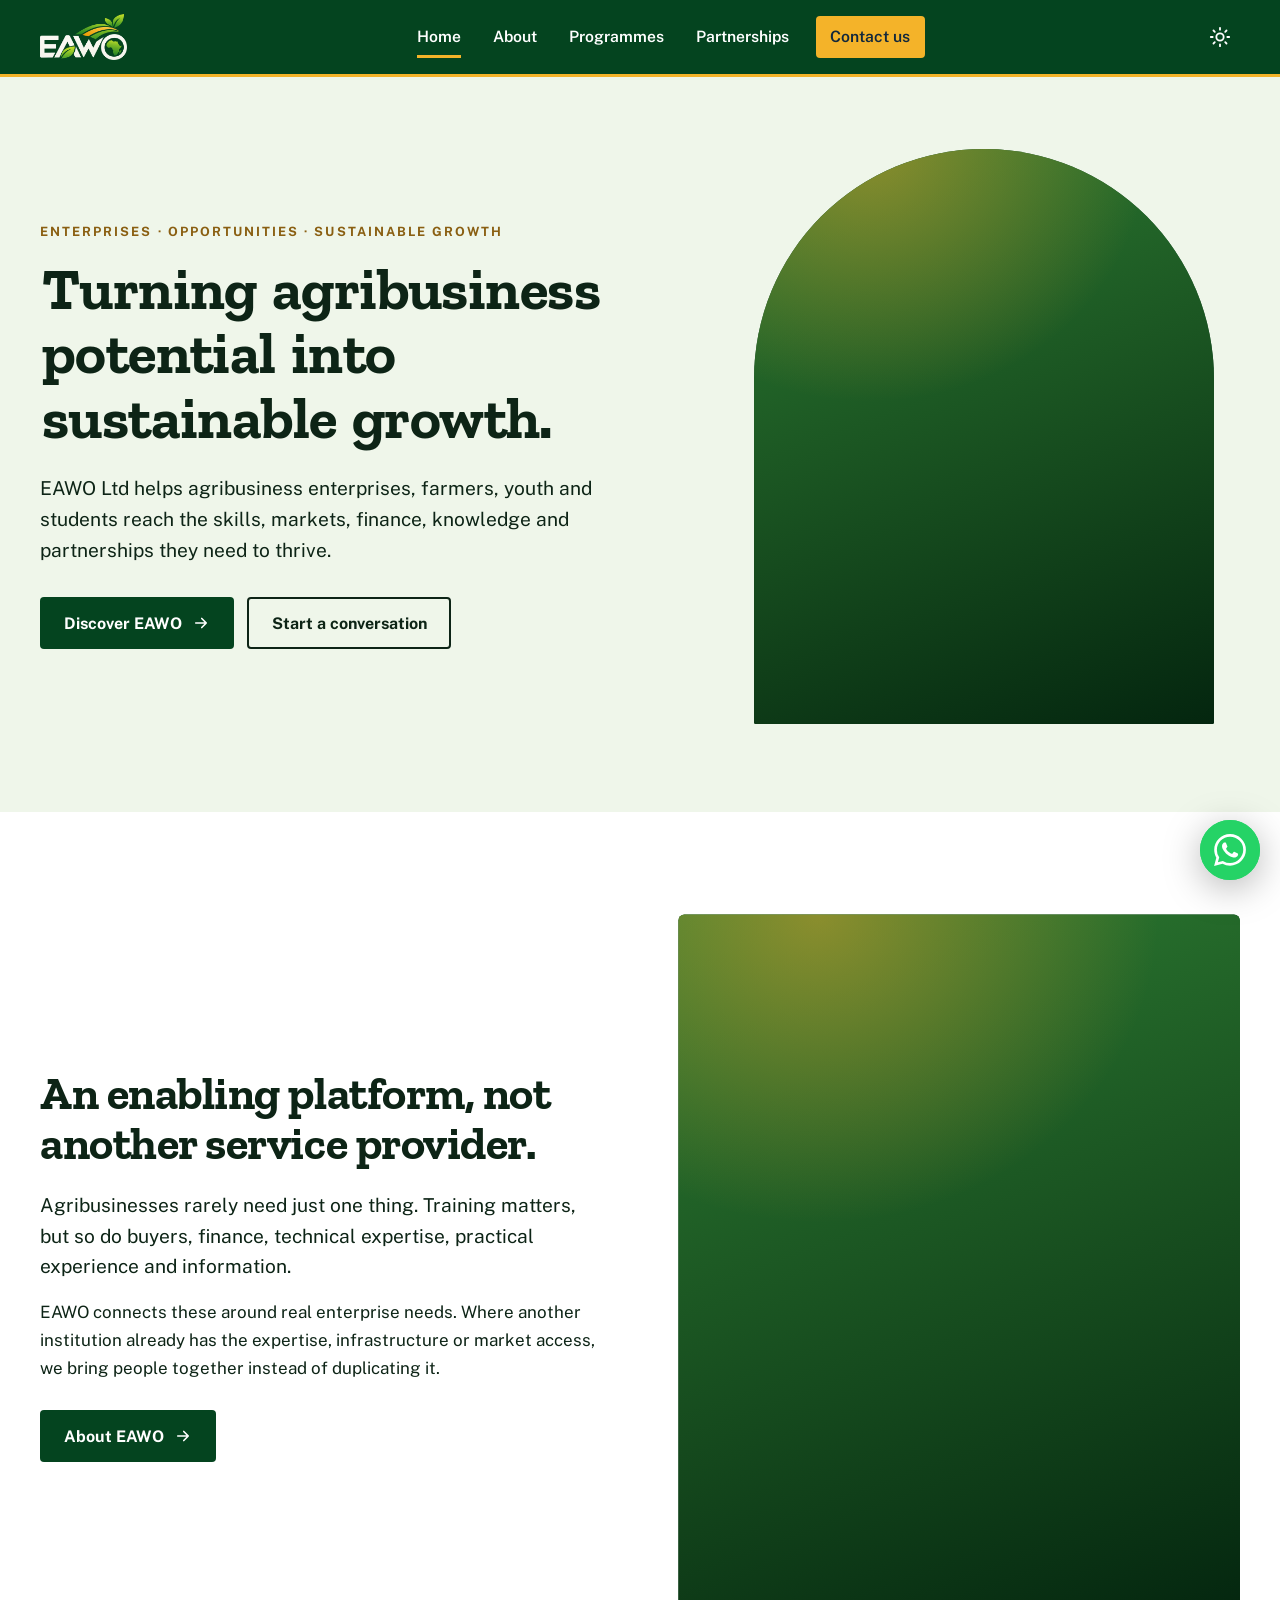
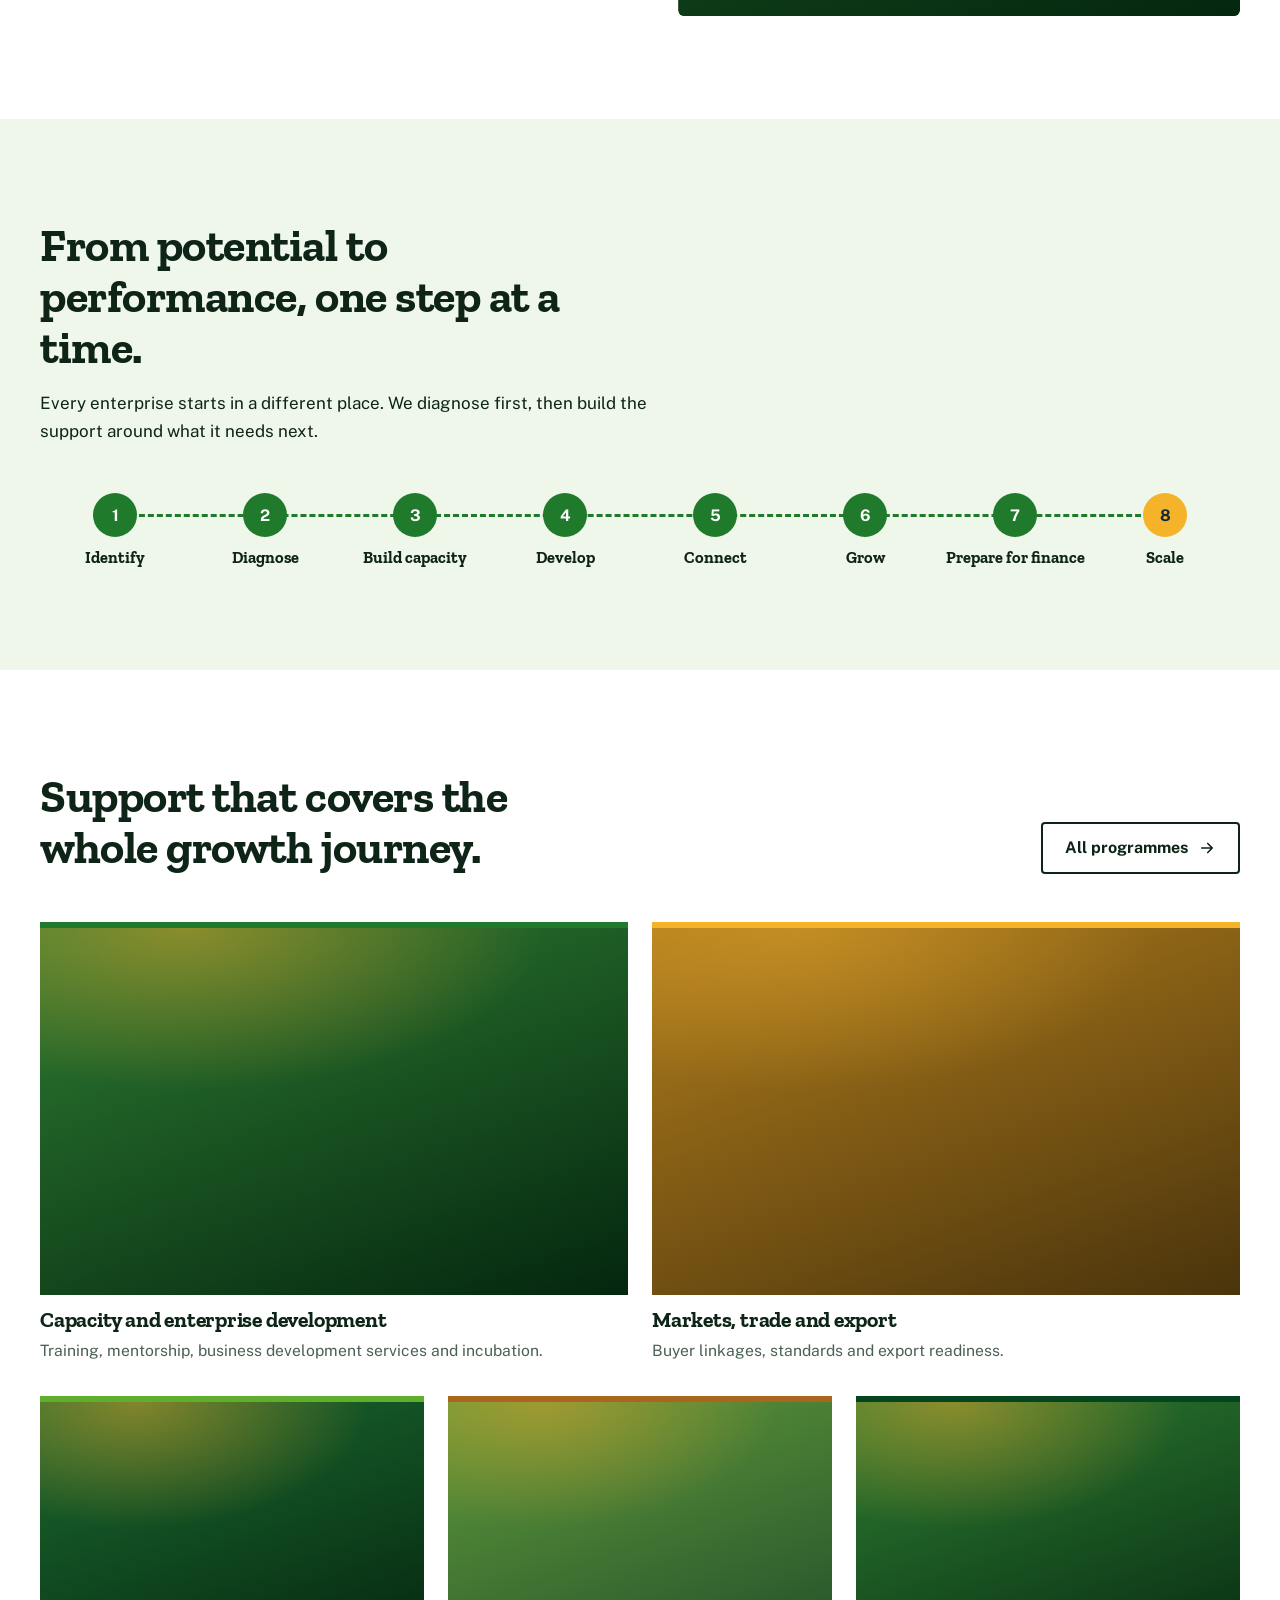
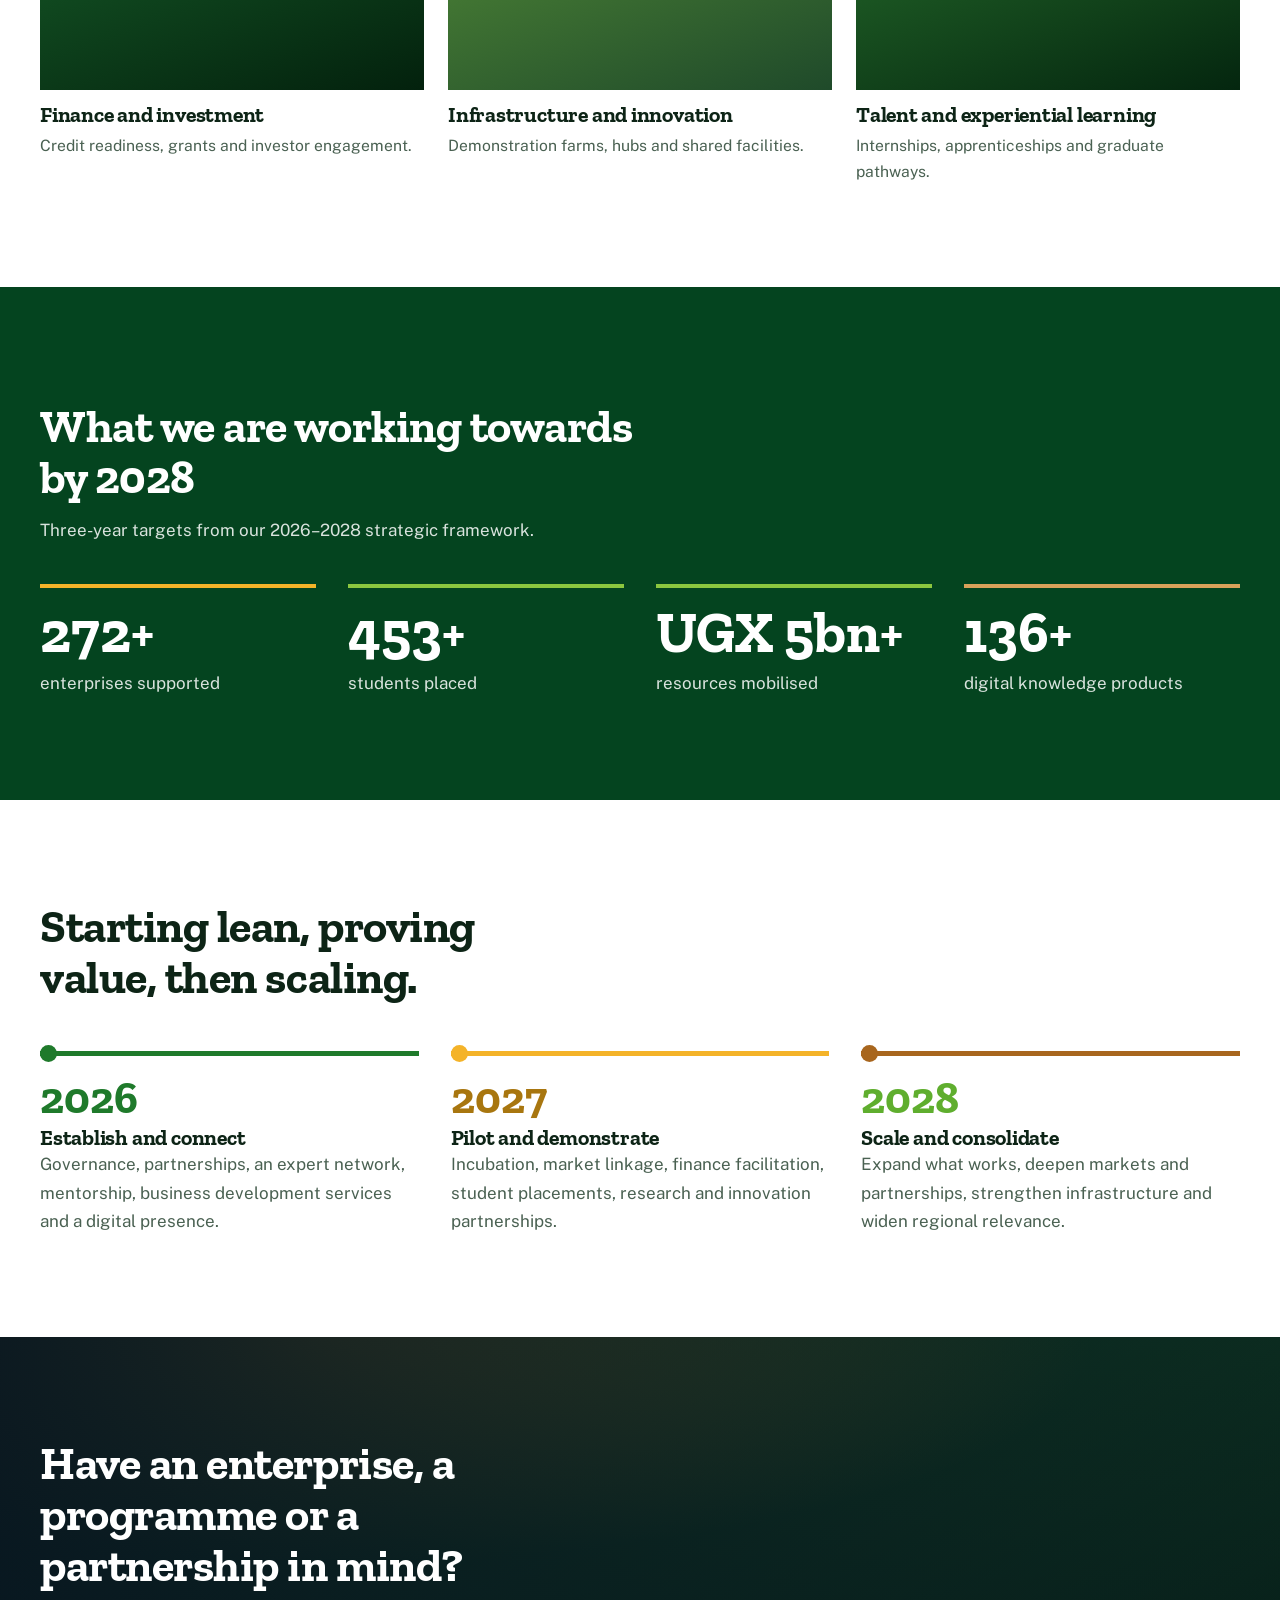
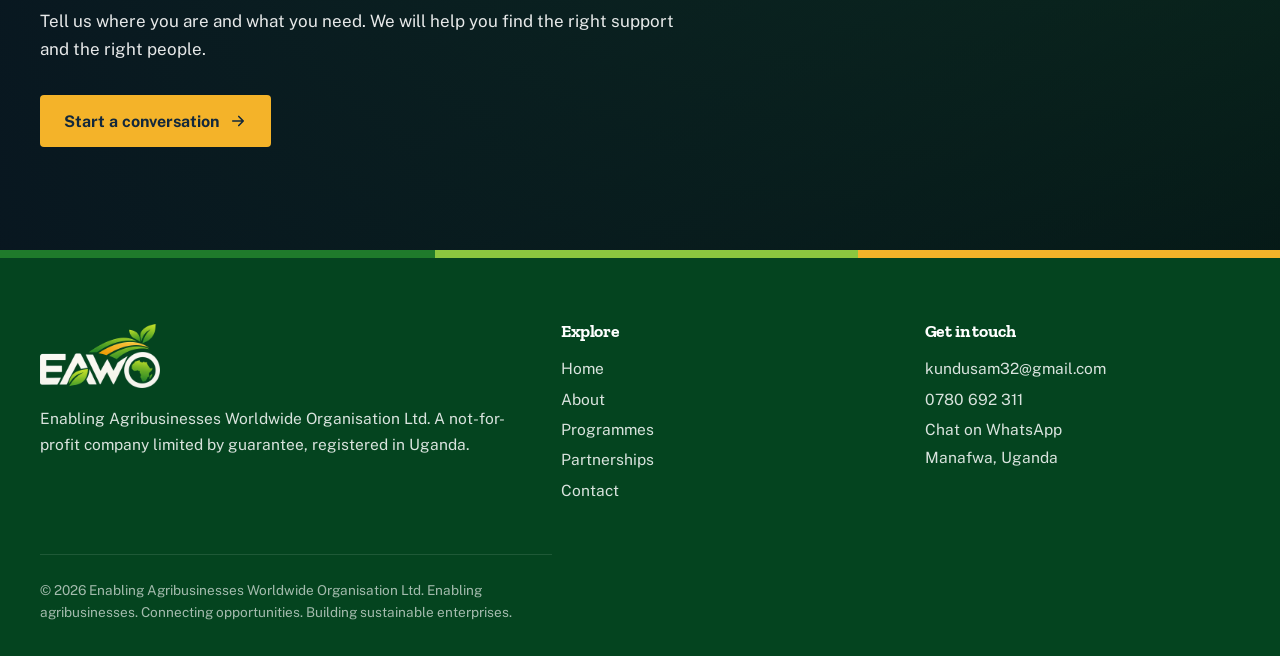
<file: index.html>
<!doctype html>
<html lang="en"><head><meta charset="utf-8"><meta name="viewport" content="width=device-width,initial-scale=1">
<meta name="description" content="EAWO Ltd is an enabling platform for agribusiness enterprises, farmers, youth and students in Uganda."><title>Home | EAWO Ltd</title>
<link rel="icon" href="assets/favicon.ico" sizes="any"><link rel="icon" type="image/png" sizes="32x32" href="assets/brand/favicon-32.png"><link rel="apple-touch-icon" href="assets/brand/apple-touch-icon.png"><meta name="theme-color" content="#04441F">
<link rel="preload" as="image" href="https://images.unsplash.com/photo-1741874299706-2b8e16839aaa?auto=format&fit=crop&w=720&q=65" imagesrcset="https://images.unsplash.com/photo-1741874299706-2b8e16839aaa?auto=format&fit=crop&w=480&q=65 480w, https://images.unsplash.com/photo-1741874299706-2b8e16839aaa?auto=format&fit=crop&w=720&q=65 720w, https://images.unsplash.com/photo-1741874299706-2b8e16839aaa?auto=format&fit=crop&w=960&q=65 960w" imagesizes="(max-width:960px) 86vw, 460px" fetchpriority="high"><link rel="preconnect" href="https://images.unsplash.com"><link rel="preconnect" href="https://images.pexels.com"><link rel="preconnect" href="https://fonts.googleapis.com"><link rel="preconnect" href="https://fonts.gstatic.com" crossorigin>
<link href="https://fonts.googleapis.com/css2?family=Public+Sans:wght@400;500;600;700&family=Zilla+Slab:wght@500;600;700&display=swap" rel="stylesheet">
<script>document.documentElement.classList.add("js");try{var t=localStorage.getItem("eawo-theme");if(t)document.documentElement.dataset.theme=t;else if(matchMedia("(prefers-color-scheme:dark)").matches)document.documentElement.dataset.theme="dark"}catch(e){}</script>
<link rel="stylesheet" href="styles.css"></head><body>
<a class="skip" href="#main">Skip to content</a>
<header class="site-header" id="header"><div class="nav wrap">
<a class="brand" href="index.html" aria-label="EAWO Ltd, home"><img src="assets/brand/wordmark-light.png" alt="EAWO Ltd" height="52"></a>
<nav class="navlinks" aria-label="Main"><a href="index.html" aria-current="page">Home</a><a href="about.html">About</a><a href="programmes.html">Programmes</a><a href="partnerships.html">Partnerships</a><a class="cta" href="contact.html">Contact us</a></nav>
<div class="actions"><button class="iconbtn" id="theme" aria-label="Switch between light and dark mode"><svg class="i-sun" viewBox="0 0 24 24" fill="none" stroke="currentColor" stroke-width="2" stroke-linecap="round"><circle cx="12" cy="12" r="4"/><path d="M12 2v2M12 20v2M4.9 4.9l1.4 1.4M17.7 17.7l1.4 1.4M2 12h2M20 12h2M4.9 19.1l1.4-1.4M17.7 6.3l1.4-1.4"/></svg><svg class="i-moon" viewBox="0 0 24 24" fill="none" stroke="currentColor" stroke-width="2" stroke-linecap="round" stroke-linejoin="round"><path d="M21 12.8A9 9 0 1 1 11.2 3a7 7 0 0 0 9.8 9.8Z"/></svg></button>
<button class="menu" id="menu" aria-label="Open menu" aria-expanded="false"><svg viewBox="0 0 24 24" fill="none" stroke="currentColor" stroke-width="2" stroke-linecap="round"><path d="M4 7h16M4 12h16M4 17h16"/></svg></button></div>
</div></header>
<main id="main">
<section class="hero" style="padding-bottom:0">
<div class="wrap hero-grid"><div><p class="kicker">Enterprises · Opportunities · Sustainable growth</p><h1>Turning agribusiness potential into sustainable growth.</h1><p class="lede">EAWO Ltd helps agribusiness enterprises, farmers, youth and students reach the skills, markets, finance, knowledge and partnerships they need to thrive.</p><div class="ctas"><a class="btn dark" href="about.html">Discover EAWO <svg viewBox="0 0 24 24" fill="none" stroke="currentColor" stroke-width="2.2" stroke-linecap="round" stroke-linejoin="round"><path d="M5 12h14M13 6l6 6-6 6"/></svg></a><a class="btn line" href="contact.html">Start a conversation</a></div></div>
<div class="hero-art"><figure class="ph " data-tone="green" style="margin:0"><img src="https://images.unsplash.com/photo-1741874299706-2b8e16839aaa?auto=format&fit=crop&w=720&q=65" srcset="https://images.unsplash.com/photo-1741874299706-2b8e16839aaa?auto=format&fit=crop&w=480&q=65 480w, https://images.unsplash.com/photo-1741874299706-2b8e16839aaa?auto=format&fit=crop&w=720&q=65 720w, https://images.unsplash.com/photo-1741874299706-2b8e16839aaa?auto=format&fit=crop&w=960&q=65 960w" sizes="(max-width:960px) 86vw, 460px" alt="A farmer tending crops in a green field" fetchpriority="high" decoding="async" onerror="this.closest('figure').classList.add('failed');this.remove()"><span class="slot">hero-home.jpg: farmers / entrepreneurs at work</span></figure></div></div></section>
<section><div class="wrap split">
<div><h2>An enabling platform, not another service provider.</h2>
<p class="lede">Agribusinesses rarely need just one thing. Training matters, but so do buyers, finance, technical expertise, practical experience and information.</p>
<p>EAWO connects these around real enterprise needs. Where another institution already has the expertise, infrastructure or market access, we bring people together instead of duplicating it.</p>
<p style="margin-top:1.75rem"><a class="btn dark" href="about.html">About EAWO <svg viewBox="0 0 24 24" fill="none" stroke="currentColor" stroke-width="2.2" stroke-linecap="round" stroke-linejoin="round"><path d="M5 12h14M13 6l6 6-6 6"/></svg></a></p></div>
<figure class="ph " data-tone="green" style="margin:0"><img src="https://images.unsplash.com/photo-1710149484964-d966b771c204?auto=format&fit=crop&w=720&q=65" srcset="https://images.unsplash.com/photo-1710149484964-d966b771c204?auto=format&fit=crop&w=480&q=65 480w, https://images.unsplash.com/photo-1710149484964-d966b771c204?auto=format&fit=crop&w=720&q=65 720w, https://images.unsplash.com/photo-1710149484964-d966b771c204?auto=format&fit=crop&w=1000&q=65 1000w" sizes="(max-width:960px) 92vw, 600px" alt="A woman holding harvested grain" loading="lazy" decoding="async" onerror="this.closest('figure').classList.add('failed');this.remove()"><span class="slot">mentoring.jpg: mentor + entrepreneur</span></figure>
</div></section>

<section class="alt"><div class="wrap">
<div class="head"><div><h2>From potential to performance, one step at a time.</h2><p>Every enterprise starts in a different place. We diagnose first, then build the support around what it needs next.</p></div></div>
<ol class="route"><li>Identify</li><li>Diagnose</li><li>Build capacity</li><li>Develop</li><li>Connect</li><li>Grow</li><li>Prepare for finance</li><li>Scale</li></ol>
</div></section>

<section><div class="wrap">
<div class="head"><div><h2>Support that covers the whole growth journey.</h2></div><a class="btn line" href="programmes.html">All programmes <svg viewBox="0 0 24 24" fill="none" stroke="currentColor" stroke-width="2.2" stroke-linecap="round" stroke-linejoin="round"><path d="M5 12h14M13 6l6 6-6 6"/></svg></a></div>
<div class="mosaic">
<a class="tile" style="--c:var(--green)" href="programmes.html#capacity"><figure class="ph " data-tone="green" style="margin:0"><img src="https://images.unsplash.com/photo-1535090467336-9501f96eef89?auto=format&fit=crop&w=720&q=65" srcset="https://images.unsplash.com/photo-1535090467336-9501f96eef89?auto=format&fit=crop&w=480&q=65 480w, https://images.unsplash.com/photo-1535090467336-9501f96eef89?auto=format&fit=crop&w=720&q=65 720w, https://images.unsplash.com/photo-1535090467336-9501f96eef89?auto=format&fit=crop&w=1000&q=65 1000w" sizes="(max-width:960px) 92vw, 600px" alt="A man handling crops in the field" loading="lazy" decoding="async" onerror="this.closest('figure').classList.add('failed');this.remove()"><span class="slot">home-capacity.jpg: training / clinic</span></figure><h3>Capacity and enterprise development</h3><p>Training, mentorship, business development services and incubation.</p></a>
<a class="tile" style="--c:var(--gold)" href="programmes.html#markets"><figure class="ph " data-tone="gold" style="margin:0"><img src="https://images.pexels.com/photos/17691084/pexels-photo-17691084.jpeg?auto=compress&cs=tinysrgb&w=720" srcset="https://images.pexels.com/photos/17691084/pexels-photo-17691084.jpeg?auto=compress&cs=tinysrgb&w=480 480w, https://images.pexels.com/photos/17691084/pexels-photo-17691084.jpeg?auto=compress&cs=tinysrgb&w=720 720w, https://images.pexels.com/photos/17691084/pexels-photo-17691084.jpeg?auto=compress&cs=tinysrgb&w=1000 1000w" sizes="(max-width:960px) 92vw, 600px" alt="A vendor selling tomatoes and peppers at a market" loading="lazy" decoding="async" onerror="this.closest('figure').classList.add('failed');this.remove()"><span class="slot">home-markets.jpg: market vendor</span></figure><h3>Markets, trade and export</h3><p>Buyer linkages, standards and export readiness.</p></a>
<a class="tile" style="--c:var(--teal)" href="programmes.html#finance"><figure class="ph " data-tone="navy" style="margin:0"><img src="https://images.unsplash.com/photo-1573166953836-06864dc70a21?auto=format&fit=crop&w=720&q=65" srcset="https://images.unsplash.com/photo-1573166953836-06864dc70a21?auto=format&fit=crop&w=480&q=65 480w, https://images.unsplash.com/photo-1573166953836-06864dc70a21?auto=format&fit=crop&w=720&q=65 720w, https://images.unsplash.com/photo-1573166953836-06864dc70a21?auto=format&fit=crop&w=1000&q=65 1000w" sizes="(max-width:960px) 92vw, 600px" alt="A businesswoman working on a laptop" loading="lazy" decoding="async" onerror="this.closest('figure').classList.add('failed');this.remove()"><span class="slot">home-finance.jpg: business plan / cash-flow</span></figure><h3>Finance and investment</h3><p>Credit readiness, grants and investor engagement.</p></a>
<a class="tile" style="--c:var(--earth)" href="programmes.html#innovation"><figure class="ph " data-tone="leaf" style="margin:0"><img src="https://images.unsplash.com/photo-1661328992560-55256f06bdad?auto=format&fit=crop&w=720&q=65" srcset="https://images.unsplash.com/photo-1661328992560-55256f06bdad?auto=format&fit=crop&w=480&q=65 480w, https://images.unsplash.com/photo-1661328992560-55256f06bdad?auto=format&fit=crop&w=720&q=65 720w, https://images.unsplash.com/photo-1661328992560-55256f06bdad?auto=format&fit=crop&w=1000&q=65 1000w" sizes="(max-width:960px) 92vw, 600px" alt="A greenhouse with crops growing" loading="lazy" decoding="async" onerror="this.closest('figure').classList.add('failed');this.remove()"><span class="slot">home-innovation.jpg: demonstration plot / greenhouse</span></figure><h3>Infrastructure and innovation</h3><p>Demonstration farms, hubs and shared facilities.</p></a>
<a class="tile" style="--c:var(--navy)" href="programmes.html#talent"><figure class="ph " data-tone="green" style="margin:0"><img src="https://images.unsplash.com/photo-1573495627094-cbfef909a47b?auto=format&fit=crop&w=720&q=65" srcset="https://images.unsplash.com/photo-1573495627094-cbfef909a47b?auto=format&fit=crop&w=480&q=65 480w, https://images.unsplash.com/photo-1573495627094-cbfef909a47b?auto=format&fit=crop&w=720&q=65 720w, https://images.unsplash.com/photo-1573495627094-cbfef909a47b?auto=format&fit=crop&w=1000&q=65 1000w" sizes="(max-width:960px) 92vw, 600px" alt="A young woman studying on a laptop" loading="lazy" decoding="async" onerror="this.closest('figure').classList.add('failed');this.remove()"><span class="slot">home-talent.jpg: students on placement</span></figure><h3>Talent and experiential learning</h3><p>Internships, apprenticeships and graduate pathways.</p></a>
</div></div></section>

<section class="dark" style="position:relative;padding-top:clamp(5rem,9vw,8rem)"><div class="wrap">
<h2 style="max-width:22ch;margin-bottom:.75rem">What we are working towards by 2028</h2>
<p style="margin-bottom:2.5rem">Three-year targets from our 2026–2028 strategic framework.</p>
<div class="targets"><div><b data-count="300" data-suffix="+">300+</b><span>enterprises supported</span></div><div><b data-count="500" data-suffix="+">500+</b><span>students placed</span></div><div><b data-prefix="UGX " data-count="5" data-suffix="bn+">UGX 5bn+</b><span>resources mobilised</span></div><div><b data-count="150" data-suffix="+">150+</b><span>digital knowledge products</span></div></div>
</div></section>

<section><div class="wrap">
<div class="head"><div><h2>Starting lean, proving value, then scaling.</h2></div></div>
<div class="journey">
<article><span class="yr" style="color:var(--accent)">2026</span><h3>Establish and connect</h3><p>Governance, partnerships, an expert network, mentorship, business development services and a digital presence.</p></article>
<article><span class="yr" style="color:#a8760f">2027</span><h3>Pilot and demonstrate</h3><p>Incubation, market linkage, finance facilitation, student placements, research and innovation partnerships.</p></article>
<article><span class="yr" style="color:var(--teal)">2028</span><h3>Scale and consolidate</h3><p>Expand what works, deepen markets and partnerships, strengthen infrastructure and widen regional relevance.</p></article>
</div></div></section>
<section class="band"><figure class="ph " data-tone="navy" style="margin:0"><img src="https://images.unsplash.com/photo-1551357141-f73a8402ceb3?auto=format&fit=crop&w=1200&q=65" srcset="https://images.unsplash.com/photo-1551357141-f73a8402ceb3?auto=format&fit=crop&w=800&q=65 800w, https://images.unsplash.com/photo-1551357141-f73a8402ceb3?auto=format&fit=crop&w=1200&q=65 1200w, https://images.unsplash.com/photo-1551357141-f73a8402ceb3?auto=format&fit=crop&w=1600&q=65 1600w" sizes="100vw" alt="Hills and farmland in Uganda" loading="lazy" decoding="async" onerror="this.closest('figure').classList.add('failed');this.remove()"><span class="slot">home-band.jpg: landscape</span></figure>
<div class="wrap"><h2>Have an enterprise, a programme or a partnership in mind?</h2>
<p>Tell us where you are and what you need. We will help you find the right support and the right people.</p>
<a class="btn gold" href="contact.html">Start a conversation <svg viewBox="0 0 24 24" fill="none" stroke="currentColor" stroke-width="2.2" stroke-linecap="round" stroke-linejoin="round"><path d="M5 12h14M13 6l6 6-6 6"/></svg></a></div></section>
</main>
<div class="footstripe"></div>
<footer><div class="wrap"><div class="foot">
<div><a class="brand" href="index.html" aria-label="EAWO Ltd, home"><img src="assets/brand/wordmark-light.png" alt="EAWO Ltd"></a>
<p style="margin-top:1rem">Enabling Agribusinesses Worldwide Organisation Ltd. A not-for-profit company limited by guarantee, registered in Uganda.</p></div>
<div><h4>Explore</h4><a href="index.html">Home</a><a href="about.html">About</a><a href="programmes.html">Programmes</a><a href="partnerships.html">Partnerships</a><a href="contact.html">Contact</a></div>
<div><h4>Get in touch</h4><a href="mailto:kundusam32@gmail.com">kundusam32@gmail.com</a><a href="tel:+256780692311">0780 692 311</a><a href="https://wa.me/256780692311?text=Hello%20EAWO%20Ltd%2C%20I%20would%20like%20to%20know%20more%20about%20your%20work." target="_blank" rel="noopener">Chat on WhatsApp</a><span>Manafwa, Uganda</span></div>
</div><p class="legal">© 2026 Enabling Agribusinesses Worldwide Organisation Ltd. Enabling agribusinesses. Connecting opportunities. Building sustainable enterprises.</p></div></footer>
<a class="wa" href="https://wa.me/256780692311?text=Hello%20EAWO%20Ltd%2C%20I%20would%20like%20to%20know%20more%20about%20your%20work." target="_blank" rel="noopener" aria-label="Chat with EAWO Ltd on WhatsApp"><span class="wa-label">Chat with us on WhatsApp</span><span class="wa-icon"><svg viewBox="0 0 24 24" fill="currentColor" aria-hidden="true"><path d="M17.472 14.382c-.297-.149-1.758-.867-2.03-.967-.273-.099-.471-.148-.67.15-.197.297-.767.966-.94 1.164-.173.199-.347.223-.644.075-.297-.15-1.255-.463-2.39-1.475-.883-.788-1.48-1.761-1.653-2.059-.173-.297-.018-.458.13-.606.134-.133.298-.347.446-.52.149-.174.198-.298.298-.497.099-.198.05-.371-.025-.52-.075-.149-.669-1.612-.916-2.207-.242-.579-.487-.5-.669-.51-.173-.008-.371-.01-.57-.01-.198 0-.52.074-.792.372-.272.297-1.04 1.016-1.04 2.479 0 1.462 1.065 2.875 1.213 3.074.149.198 2.096 3.2 5.077 4.487.709.306 1.262.489 1.694.625.712.227 1.36.195 1.871.118.571-.085 1.758-.719 2.006-1.413.248-.694.248-1.289.173-1.413-.074-.124-.272-.198-.57-.347m-5.421 7.403h-.004a9.87 9.87 0 01-5.031-1.378l-.361-.214-3.741.982.998-3.648-.235-.374a9.86 9.86 0 01-1.51-5.26c.001-5.45 4.436-9.884 9.888-9.884 2.64 0 5.122 1.03 6.988 2.898a9.825 9.825 0 012.893 6.994c-.003 5.45-4.437 9.884-9.885 9.884m8.413-18.297A11.815 11.815 0 0012.05 0C5.495 0 .16 5.335.157 11.892c0 2.096.547 4.142 1.588 5.945L.057 24l6.305-1.654a11.882 11.882 0 005.683 1.448h.005c6.554 0 11.89-5.335 11.893-11.893a11.821 11.821 0 00-3.48-8.413z"/></svg></span></a>
<script src="site.js"></script></body></html>
</file>
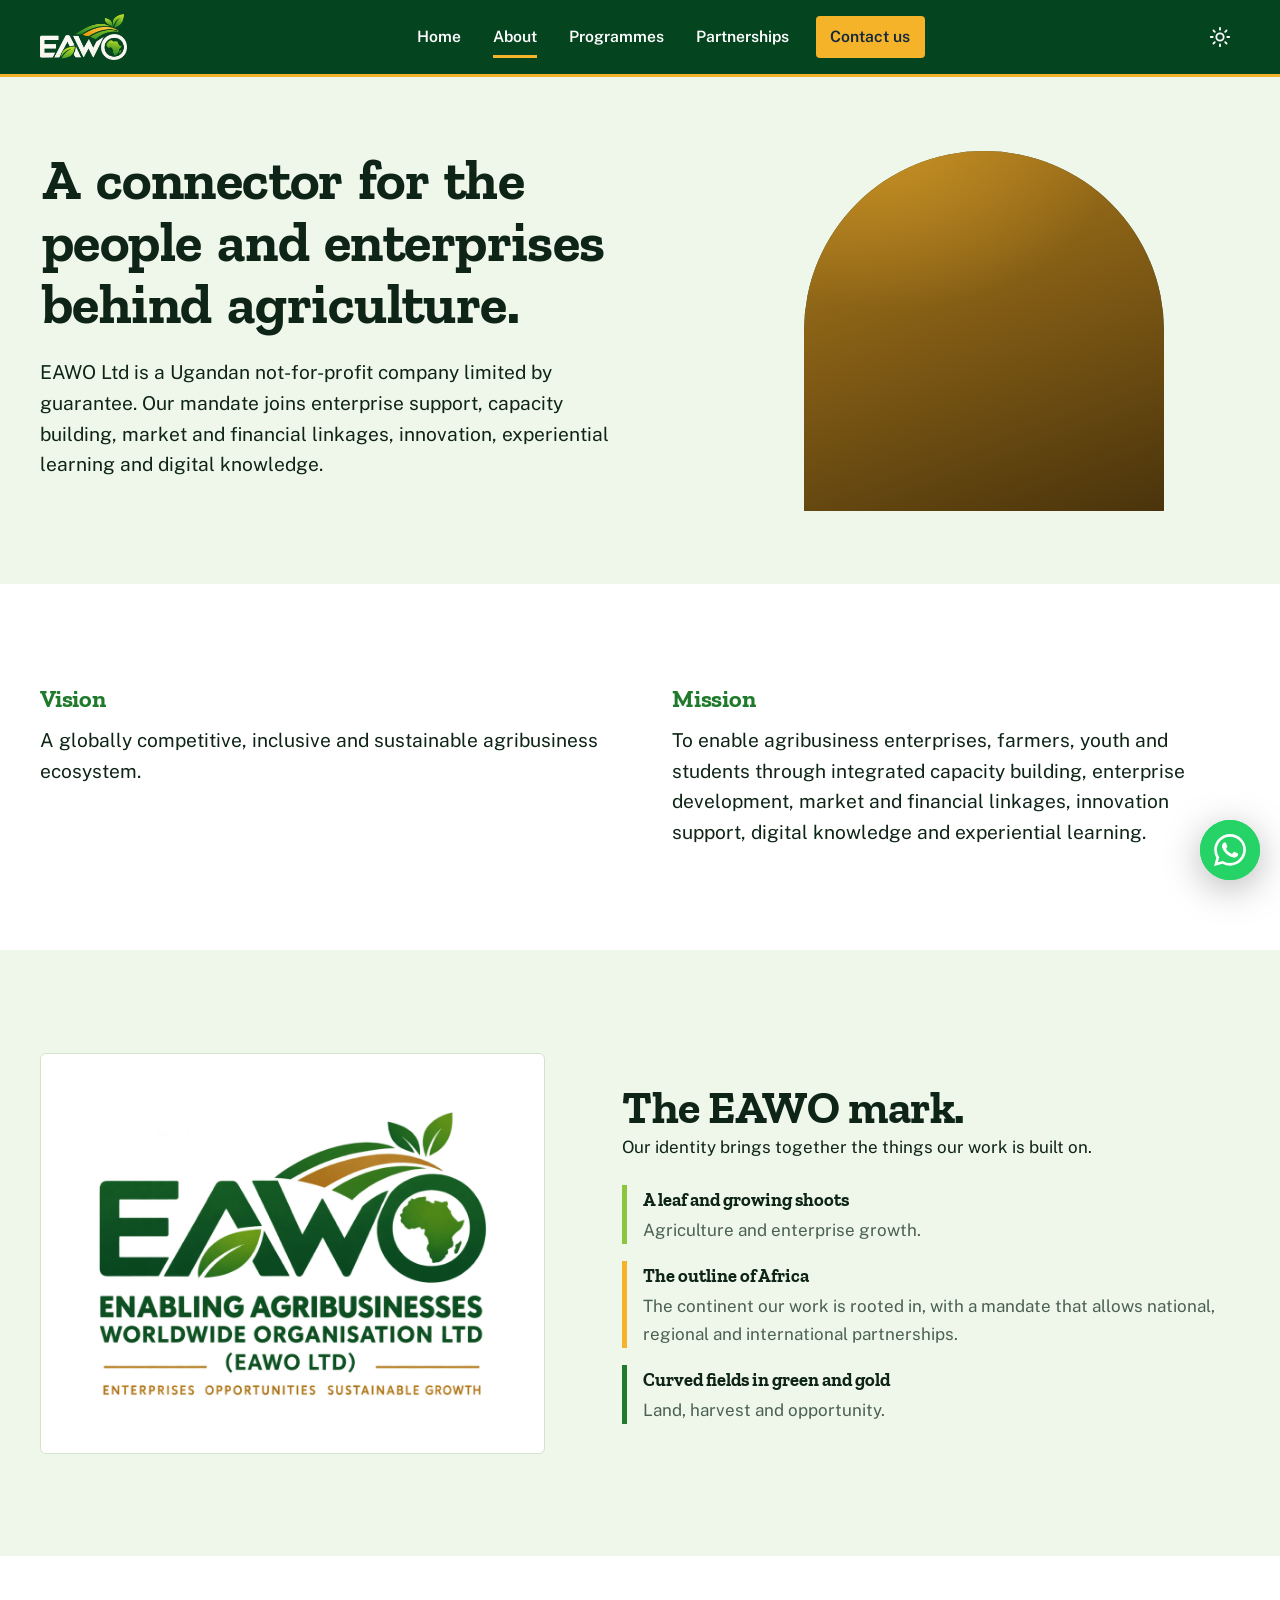
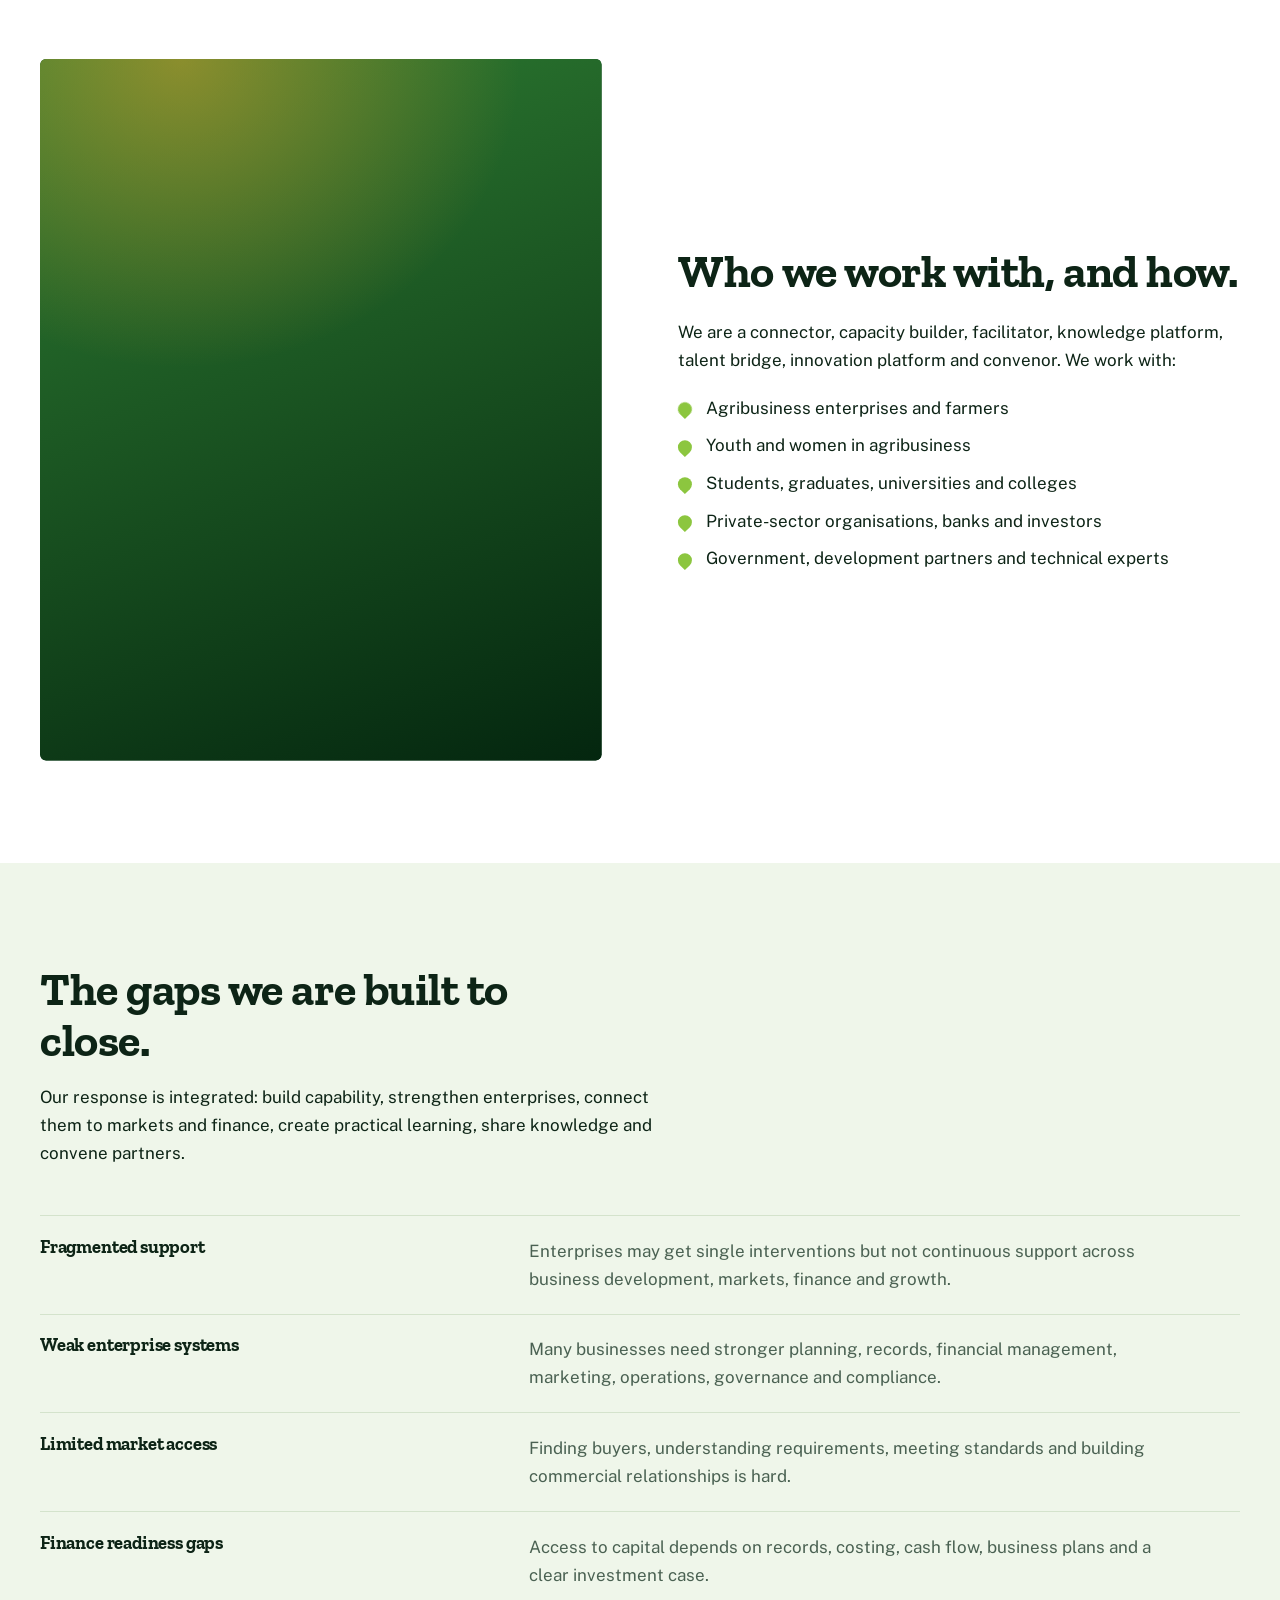
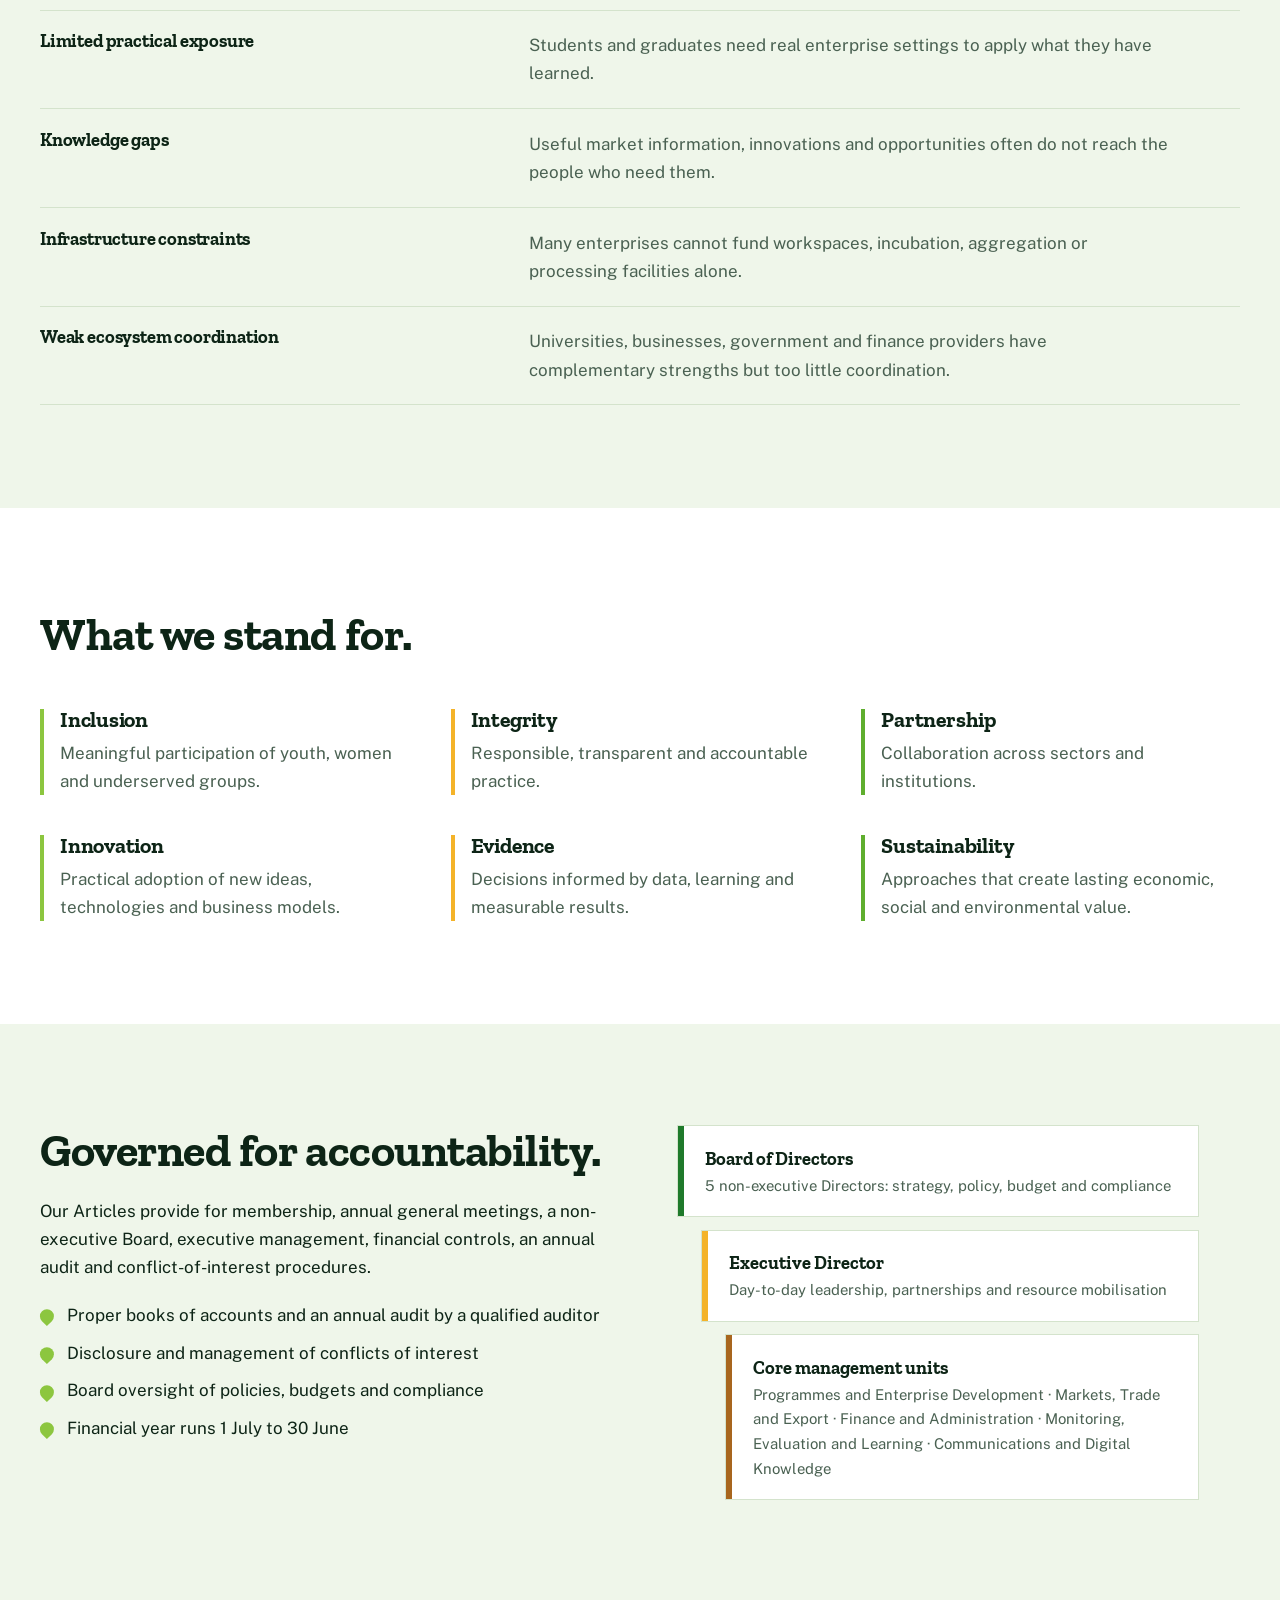
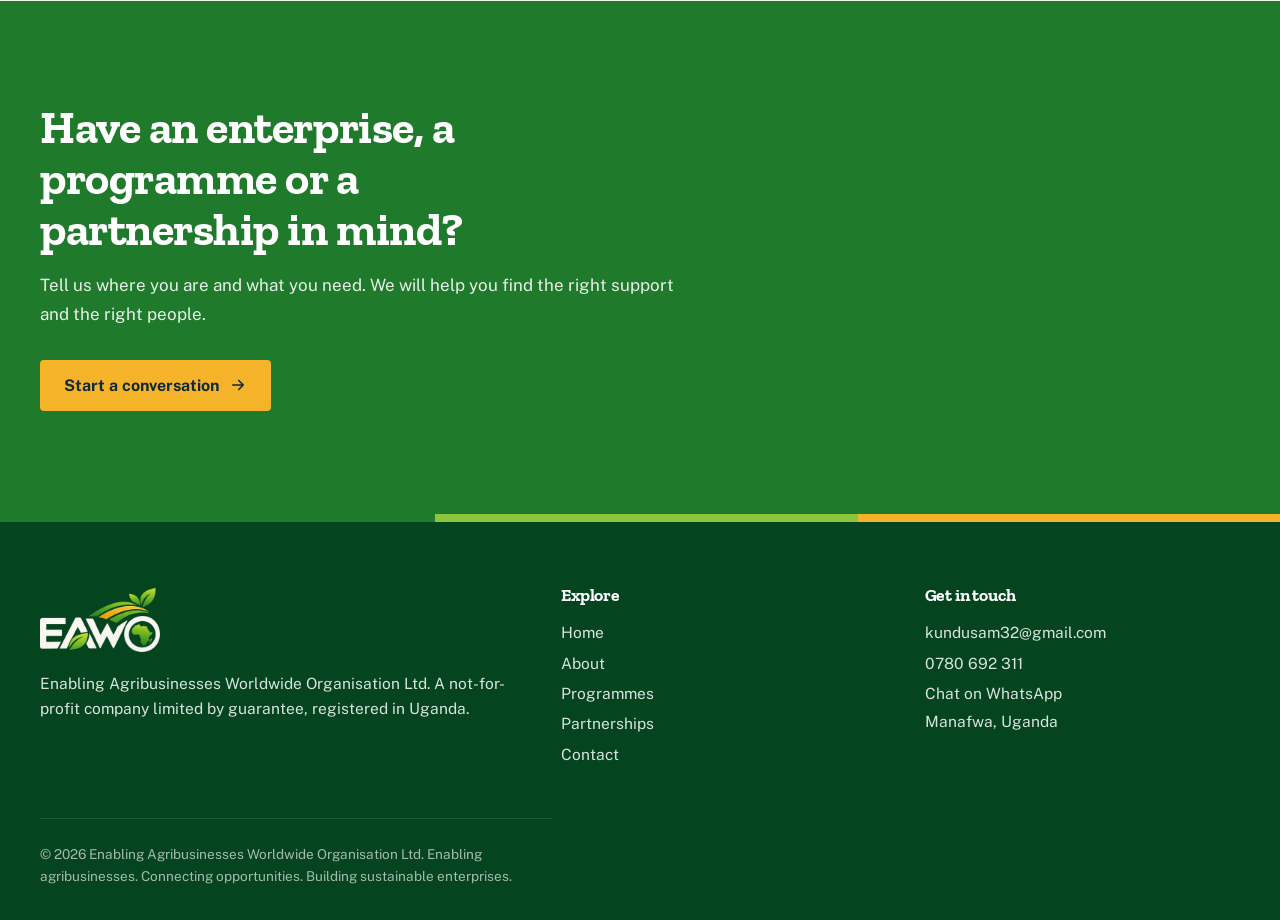
<file: about.html>
<!doctype html>
<html lang="en"><head><meta charset="utf-8"><meta name="viewport" content="width=device-width,initial-scale=1">
<meta name="description" content="Who EAWO Ltd is, what it stands for and how it is governed."><title>About | EAWO Ltd</title>
<link rel="icon" href="assets/favicon.ico" sizes="any"><link rel="icon" type="image/png" sizes="32x32" href="assets/brand/favicon-32.png"><link rel="apple-touch-icon" href="assets/brand/apple-touch-icon.png"><meta name="theme-color" content="#04441F">
<link rel="preload" as="image" href="https://images.pexels.com/photos/33624055/pexels-photo-33624055.jpeg?auto=compress&cs=tinysrgb&w=720" imagesrcset="https://images.pexels.com/photos/33624055/pexels-photo-33624055.jpeg?auto=compress&cs=tinysrgb&w=480 480w, https://images.pexels.com/photos/33624055/pexels-photo-33624055.jpeg?auto=compress&cs=tinysrgb&w=720 720w, https://images.pexels.com/photos/33624055/pexels-photo-33624055.jpeg?auto=compress&cs=tinysrgb&w=960 960w" imagesizes="(max-width:960px) 86vw, 460px" fetchpriority="high"><link rel="preconnect" href="https://images.unsplash.com"><link rel="preconnect" href="https://images.pexels.com"><link rel="preconnect" href="https://fonts.googleapis.com"><link rel="preconnect" href="https://fonts.gstatic.com" crossorigin>
<link href="https://fonts.googleapis.com/css2?family=Public+Sans:wght@400;500;600;700&family=Zilla+Slab:wght@500;600;700&display=swap" rel="stylesheet">
<script>document.documentElement.classList.add("js");try{var t=localStorage.getItem("eawo-theme");if(t)document.documentElement.dataset.theme=t;else if(matchMedia("(prefers-color-scheme:dark)").matches)document.documentElement.dataset.theme="dark"}catch(e){}</script>
<link rel="stylesheet" href="styles.css"></head><body>
<a class="skip" href="#main">Skip to content</a>
<header class="site-header" id="header"><div class="nav wrap">
<a class="brand" href="index.html" aria-label="EAWO Ltd, home"><img src="assets/brand/wordmark-light.png" alt="EAWO Ltd" height="52"></a>
<nav class="navlinks" aria-label="Main"><a href="index.html">Home</a><a href="about.html" aria-current="page">About</a><a href="programmes.html">Programmes</a><a href="partnerships.html">Partnerships</a><a class="cta" href="contact.html">Contact us</a></nav>
<div class="actions"><button class="iconbtn" id="theme" aria-label="Switch between light and dark mode"><svg class="i-sun" viewBox="0 0 24 24" fill="none" stroke="currentColor" stroke-width="2" stroke-linecap="round"><circle cx="12" cy="12" r="4"/><path d="M12 2v2M12 20v2M4.9 4.9l1.4 1.4M17.7 17.7l1.4 1.4M2 12h2M20 12h2M4.9 19.1l1.4-1.4M17.7 6.3l1.4-1.4"/></svg><svg class="i-moon" viewBox="0 0 24 24" fill="none" stroke="currentColor" stroke-width="2" stroke-linecap="round" stroke-linejoin="round"><path d="M21 12.8A9 9 0 1 1 11.2 3a7 7 0 0 0 9.8 9.8Z"/></svg></button>
<button class="menu" id="menu" aria-label="Open menu" aria-expanded="false"><svg viewBox="0 0 24 24" fill="none" stroke="currentColor" stroke-width="2" stroke-linecap="round"><path d="M4 7h16M4 12h16M4 17h16"/></svg></button></div>
</div></header>
<main id="main">
<section class="hero short" style="padding-bottom:0">
<div class="wrap hero-grid"><div><h1>A connector for the people and enterprises behind agriculture.</h1><p class="lede">EAWO Ltd is a Ugandan not-for-profit company limited by guarantee. Our mandate joins enterprise support, capacity building, market and financial linkages, innovation, experiential learning and digital knowledge.</p></div>
<div class="hero-art"><figure class="ph " data-tone="gold" style="margin:0"><img src="https://images.pexels.com/photos/33624055/pexels-photo-33624055.jpeg?auto=compress&cs=tinysrgb&w=720" srcset="https://images.pexels.com/photos/33624055/pexels-photo-33624055.jpeg?auto=compress&cs=tinysrgb&w=480 480w, https://images.pexels.com/photos/33624055/pexels-photo-33624055.jpeg?auto=compress&cs=tinysrgb&w=720 720w, https://images.pexels.com/photos/33624055/pexels-photo-33624055.jpeg?auto=compress&cs=tinysrgb&w=960 960w" sizes="(max-width:960px) 86vw, 460px" alt="Women trading fresh produce at a market" fetchpriority="high" decoding="async" onerror="this.closest('figure').classList.add('failed');this.remove()"><span class="slot">about-hero.jpg: trade / enterprise</span></figure></div></div></section>
<section><div class="wrap two">
<div><h2 style="font-size:1.5rem;margin-bottom:.75rem;color:var(--accent)">Vision</h2><p class="lede">A globally competitive, inclusive and sustainable agribusiness ecosystem.</p></div>
<div><h2 style="font-size:1.5rem;margin-bottom:.75rem;color:var(--accent)">Mission</h2><p class="lede">To enable agribusiness enterprises, farmers, youth and students through integrated capacity building, enterprise development, market and financial linkages, innovation support, digital knowledge and experiential learning.</p></div>
</div></section>
<section class="alt"><div class="wrap identity">
<div class="logo-panel"><img src="assets/brand/logo-full.png" alt="EAWO Ltd logo: Enabling Agribusinesses Worldwide Organisation Ltd" loading="lazy"></div>
<div><h2>The EAWO mark.</h2><p>Our identity brings together the things our work is built on.</p>
<div class="mark-notes"><div><b>A leaf and growing shoots</b><p>Agriculture and enterprise growth.</p></div><div><b>The outline of Africa</b><p>The continent our work is rooted in, with a mandate that allows national, regional and international partnerships.</p></div><div><b>Curved fields in green and gold</b><p>Land, harvest and opportunity.</p></div></div></div>
</div></section>
<section><div class="wrap split">
<figure class="ph " data-tone="green" style="margin:0"><img src="https://images.unsplash.com/photo-1509099381441-ea3c0cf98b94?auto=format&fit=crop&w=720&q=65" srcset="https://images.unsplash.com/photo-1509099381441-ea3c0cf98b94?auto=format&fit=crop&w=480&q=65 480w, https://images.unsplash.com/photo-1509099381441-ea3c0cf98b94?auto=format&fit=crop&w=720&q=65 720w, https://images.unsplash.com/photo-1509099381441-ea3c0cf98b94?auto=format&fit=crop&w=1000&q=65 1000w" sizes="(max-width:960px) 92vw, 600px" alt="A woman planting in a field" loading="lazy" decoding="async" onerror="this.closest('figure').classList.add('failed');this.remove()"><span class="slot">about-team.jpg: farmers / community</span></figure>
<div><h2>Who we work with, and how.</h2>
<p>We are a connector, capacity builder, facilitator, knowledge platform, talent bridge, innovation platform and convenor. We work with:</p>
<ul class="ticks" style="margin-top:1.25rem"><li>Agribusiness enterprises and farmers</li><li>Youth and women in agribusiness</li><li>Students, graduates, universities and colleges</li><li>Private-sector organisations, banks and investors</li><li>Government, development partners and technical experts</li></ul></div>
</div></section>
<section class="alt"><div class="wrap"><div class="head"><div><h2>The gaps we are built to close.</h2><p>Our response is integrated: build capability, strengthen enterprises, connect them to markets and finance, create practical learning, share knowledge and convene partners.</p></div></div>
<div class="rows"><div><h3>Fragmented support</h3><p>Enterprises may get single interventions but not continuous support across business development, markets, finance and growth.</p></div><div><h3>Weak enterprise systems</h3><p>Many businesses need stronger planning, records, financial management, marketing, operations, governance and compliance.</p></div><div><h3>Limited market access</h3><p>Finding buyers, understanding requirements, meeting standards and building commercial relationships is hard.</p></div><div><h3>Finance readiness gaps</h3><p>Access to capital depends on records, costing, cash flow, business plans and a clear investment case.</p></div><div><h3>Limited practical exposure</h3><p>Students and graduates need real enterprise settings to apply what they have learned.</p></div><div><h3>Knowledge gaps</h3><p>Useful market information, innovations and opportunities often do not reach the people who need them.</p></div><div><h3>Infrastructure constraints</h3><p>Many enterprises cannot fund workspaces, incubation, aggregation or processing facilities alone.</p></div><div><h3>Weak ecosystem coordination</h3><p>Universities, businesses, government and finance providers have complementary strengths but too little coordination.</p></div></div></div></section>
<section><div class="wrap"><div class="head"><div><h2>What we stand for.</h2></div></div>
<div class="cols">
<div><h3>Inclusion</h3><p>Meaningful participation of youth, women and underserved groups.</p></div>
<div><h3>Integrity</h3><p>Responsible, transparent and accountable practice.</p></div>
<div><h3>Partnership</h3><p>Collaboration across sectors and institutions.</p></div>
<div><h3>Innovation</h3><p>Practical adoption of new ideas, technologies and business models.</p></div>
<div><h3>Evidence</h3><p>Decisions informed by data, learning and measurable results.</p></div>
<div><h3>Sustainability</h3><p>Approaches that create lasting economic, social and environmental value.</p></div>
</div></div></section>
<section class="alt"><div class="wrap split top">
<div><h2>Governed for accountability.</h2>
<p>Our Articles provide for membership, annual general meetings, a non-executive Board, executive management, financial controls, an annual audit and conflict-of-interest procedures.</p>
<ul class="ticks" style="margin-top:1.25rem"><li>Proper books of accounts and an annual audit by a qualified auditor</li><li>Disclosure and management of conflicts of interest</li><li>Board oversight of policies, budgets and compliance</li><li>Financial year runs 1 July to 30 June</li></ul></div>
<div class="gov"><div><b>Board of Directors</b><span>5 non-executive Directors: strategy, policy, budget and compliance</span></div>
<div><b>Executive Director</b><span>Day-to-day leadership, partnerships and resource mobilisation</span></div>
<div><b>Core management units</b><span>Programmes and Enterprise Development · Markets, Trade and Export · Finance and Administration · Monitoring, Evaluation and Learning · Communications and Digital Knowledge</span></div></div>
</div></section>
<section class="band plain">
<div class="wrap"><h2>Have an enterprise, a programme or a partnership in mind?</h2>
<p>Tell us where you are and what you need. We will help you find the right support and the right people.</p>
<a class="btn gold" href="contact.html">Start a conversation <svg viewBox="0 0 24 24" fill="none" stroke="currentColor" stroke-width="2.2" stroke-linecap="round" stroke-linejoin="round"><path d="M5 12h14M13 6l6 6-6 6"/></svg></a></div></section>
</main>
<div class="footstripe"></div>
<footer><div class="wrap"><div class="foot">
<div><a class="brand" href="index.html" aria-label="EAWO Ltd, home"><img src="assets/brand/wordmark-light.png" alt="EAWO Ltd"></a>
<p style="margin-top:1rem">Enabling Agribusinesses Worldwide Organisation Ltd. A not-for-profit company limited by guarantee, registered in Uganda.</p></div>
<div><h4>Explore</h4><a href="index.html">Home</a><a href="about.html">About</a><a href="programmes.html">Programmes</a><a href="partnerships.html">Partnerships</a><a href="contact.html">Contact</a></div>
<div><h4>Get in touch</h4><a href="mailto:kundusam32@gmail.com">kundusam32@gmail.com</a><a href="tel:+256780692311">0780 692 311</a><a href="https://wa.me/256780692311?text=Hello%20EAWO%20Ltd%2C%20I%20would%20like%20to%20know%20more%20about%20your%20work." target="_blank" rel="noopener">Chat on WhatsApp</a><span>Manafwa, Uganda</span></div>
</div><p class="legal">© 2026 Enabling Agribusinesses Worldwide Organisation Ltd. Enabling agribusinesses. Connecting opportunities. Building sustainable enterprises.</p></div></footer>
<a class="wa" href="https://wa.me/256780692311?text=Hello%20EAWO%20Ltd%2C%20I%20would%20like%20to%20know%20more%20about%20your%20work." target="_blank" rel="noopener" aria-label="Chat with EAWO Ltd on WhatsApp"><span class="wa-label">Chat with us on WhatsApp</span><span class="wa-icon"><svg viewBox="0 0 24 24" fill="currentColor" aria-hidden="true"><path d="M17.472 14.382c-.297-.149-1.758-.867-2.03-.967-.273-.099-.471-.148-.67.15-.197.297-.767.966-.94 1.164-.173.199-.347.223-.644.075-.297-.15-1.255-.463-2.39-1.475-.883-.788-1.48-1.761-1.653-2.059-.173-.297-.018-.458.13-.606.134-.133.298-.347.446-.52.149-.174.198-.298.298-.497.099-.198.05-.371-.025-.52-.075-.149-.669-1.612-.916-2.207-.242-.579-.487-.5-.669-.51-.173-.008-.371-.01-.57-.01-.198 0-.52.074-.792.372-.272.297-1.04 1.016-1.04 2.479 0 1.462 1.065 2.875 1.213 3.074.149.198 2.096 3.2 5.077 4.487.709.306 1.262.489 1.694.625.712.227 1.36.195 1.871.118.571-.085 1.758-.719 2.006-1.413.248-.694.248-1.289.173-1.413-.074-.124-.272-.198-.57-.347m-5.421 7.403h-.004a9.87 9.87 0 01-5.031-1.378l-.361-.214-3.741.982.998-3.648-.235-.374a9.86 9.86 0 01-1.51-5.26c.001-5.45 4.436-9.884 9.888-9.884 2.64 0 5.122 1.03 6.988 2.898a9.825 9.825 0 012.893 6.994c-.003 5.45-4.437 9.884-9.885 9.884m8.413-18.297A11.815 11.815 0 0012.05 0C5.495 0 .16 5.335.157 11.892c0 2.096.547 4.142 1.588 5.945L.057 24l6.305-1.654a11.882 11.882 0 005.683 1.448h.005c6.554 0 11.89-5.335 11.893-11.893a11.821 11.821 0 00-3.48-8.413z"/></svg></span></a>
<script src="site.js"></script></body></html>
</file>
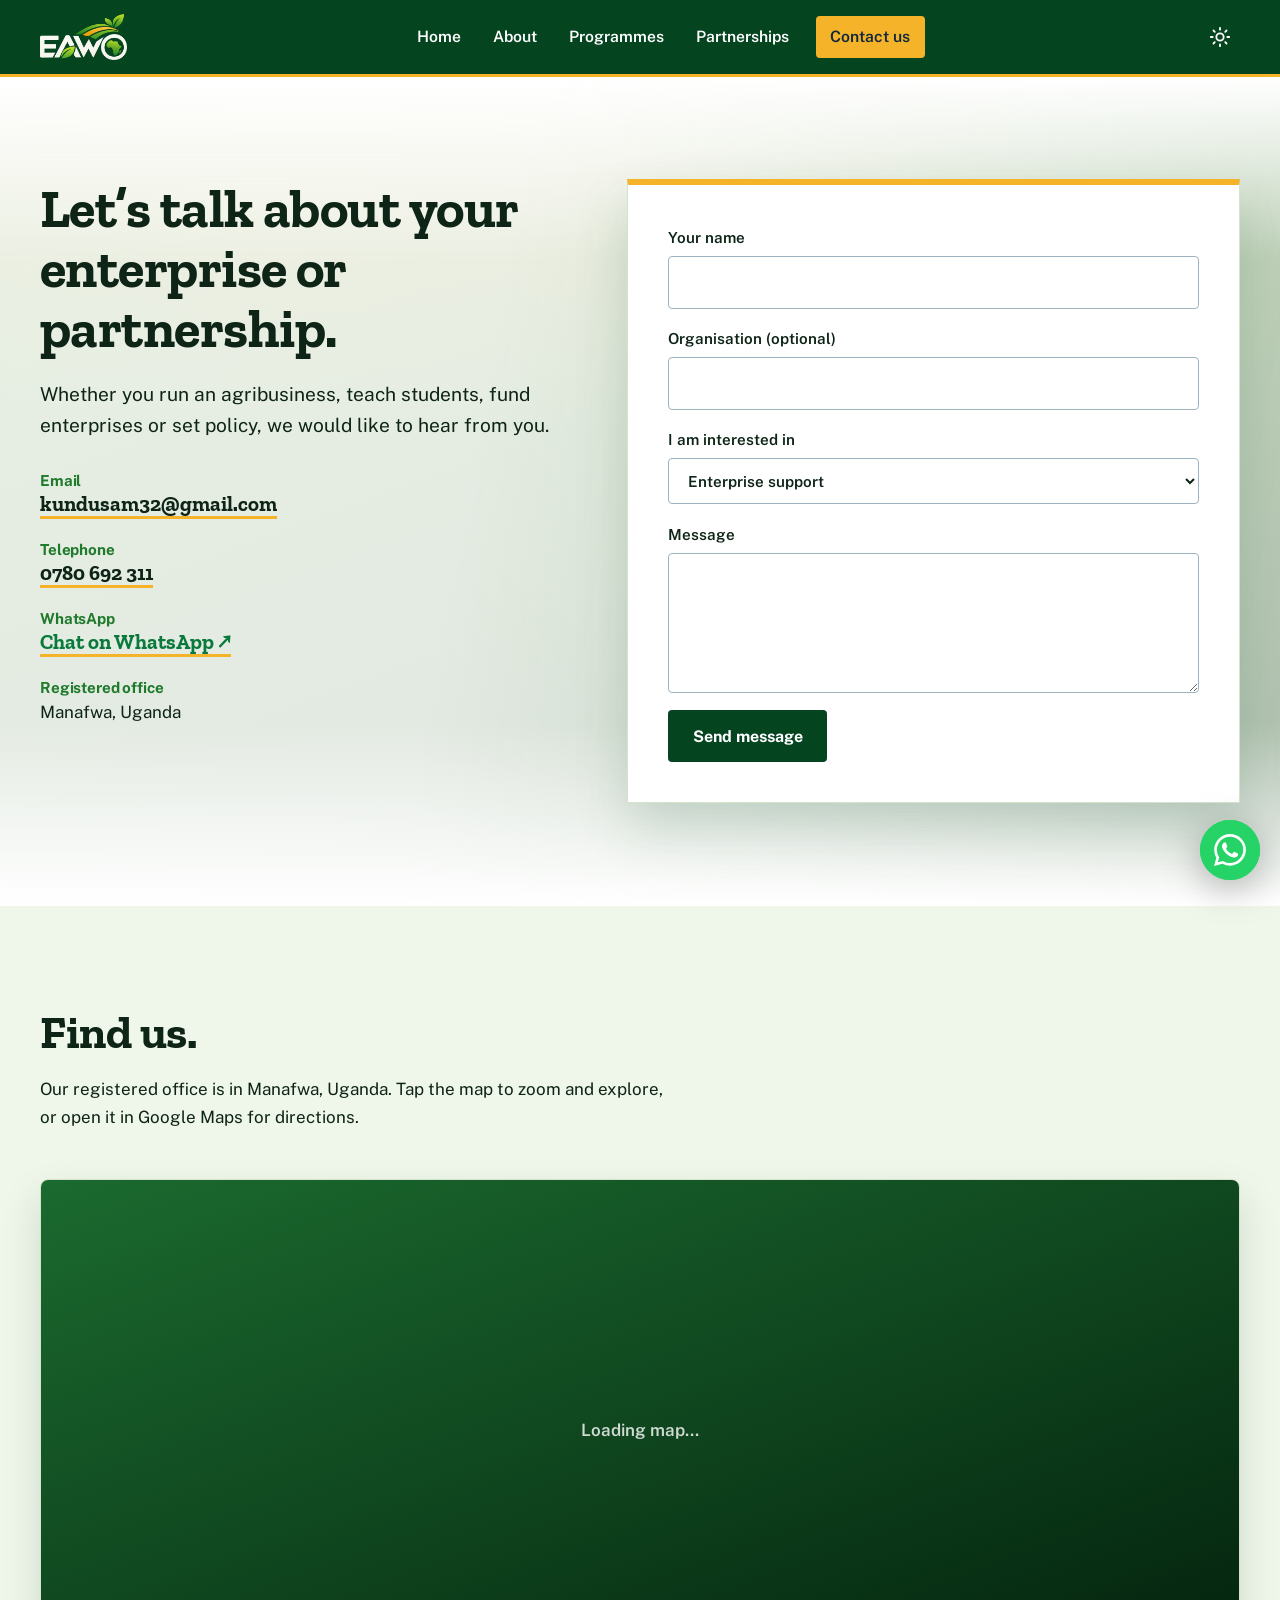
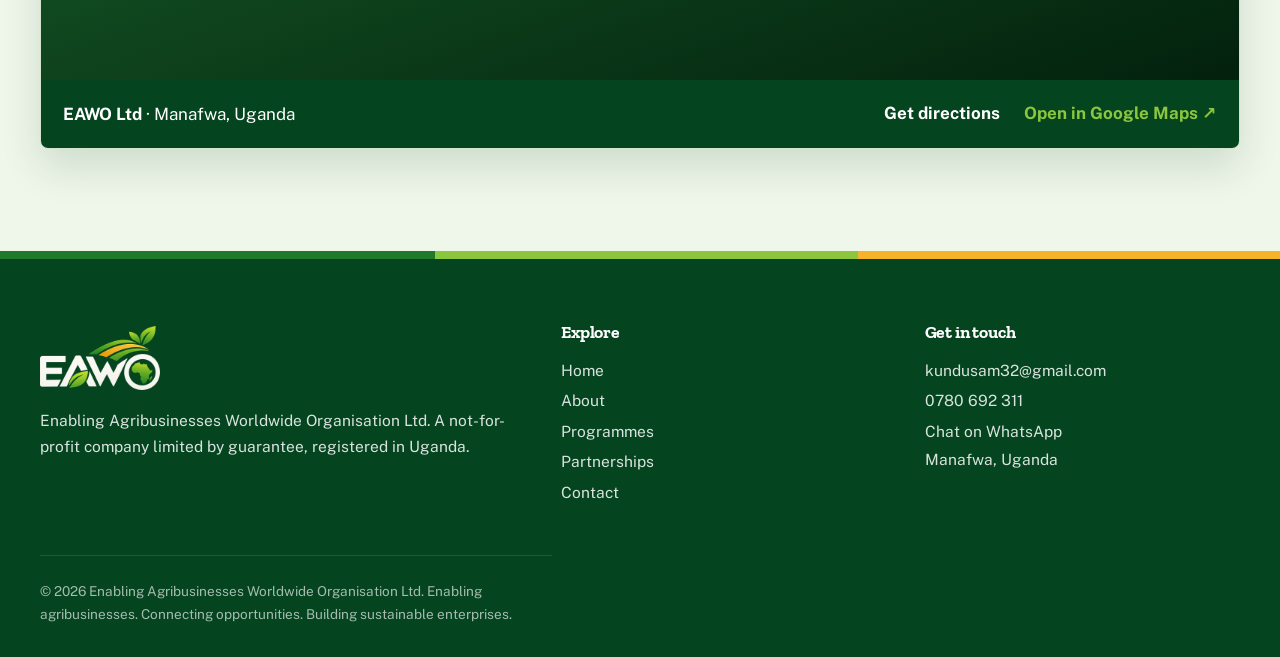
<file: contact.html>
<!doctype html>
<html lang="en"><head><meta charset="utf-8"><meta name="viewport" content="width=device-width,initial-scale=1">
<meta name="description" content="Contact EAWO Ltd in Manafwa, Uganda."><title>Contact | EAWO Ltd</title>
<link rel="icon" href="assets/favicon.ico" sizes="any"><link rel="icon" type="image/png" sizes="32x32" href="assets/brand/favicon-32.png"><link rel="apple-touch-icon" href="assets/brand/apple-touch-icon.png"><meta name="theme-color" content="#04441F">
<link rel="preconnect" href="https://images.unsplash.com"><link rel="preconnect" href="https://images.pexels.com"><link rel="preconnect" href="https://fonts.googleapis.com"><link rel="preconnect" href="https://fonts.gstatic.com" crossorigin>
<link href="https://fonts.googleapis.com/css2?family=Public+Sans:wght@400;500;600;700&family=Zilla+Slab:wght@500;600;700&display=swap" rel="stylesheet">
<script>document.documentElement.classList.add("js");try{var t=localStorage.getItem("eawo-theme");if(t)document.documentElement.dataset.theme=t;else if(matchMedia("(prefers-color-scheme:dark)").matches)document.documentElement.dataset.theme="dark"}catch(e){}</script>
<link rel="stylesheet" href="styles.css"></head><body>
<a class="skip" href="#main">Skip to content</a>
<header class="site-header" id="header"><div class="nav wrap">
<a class="brand" href="index.html" aria-label="EAWO Ltd, home"><img src="assets/brand/wordmark-light.png" alt="EAWO Ltd" height="52"></a>
<nav class="navlinks" aria-label="Main"><a href="index.html">Home</a><a href="about.html">About</a><a href="programmes.html">Programmes</a><a href="partnerships.html">Partnerships</a><a class="cta" href="contact.html" aria-current="page">Contact us</a></nav>
<div class="actions"><button class="iconbtn" id="theme" aria-label="Switch between light and dark mode"><svg class="i-sun" viewBox="0 0 24 24" fill="none" stroke="currentColor" stroke-width="2" stroke-linecap="round"><circle cx="12" cy="12" r="4"/><path d="M12 2v2M12 20v2M4.9 4.9l1.4 1.4M17.7 17.7l1.4 1.4M2 12h2M20 12h2M4.9 19.1l1.4-1.4M17.7 6.3l1.4-1.4"/></svg><svg class="i-moon" viewBox="0 0 24 24" fill="none" stroke="currentColor" stroke-width="2" stroke-linecap="round" stroke-linejoin="round"><path d="M21 12.8A9 9 0 1 1 11.2 3a7 7 0 0 0 9.8 9.8Z"/></svg></button>
<button class="menu" id="menu" aria-label="Open menu" aria-expanded="false"><svg viewBox="0 0 24 24" fill="none" stroke="currentColor" stroke-width="2" stroke-linecap="round"><path d="M4 7h16M4 12h16M4 17h16"/></svg></button></div>
</div></header>
<main id="main">
<section class="contact-sec"><div class="contact-bg" aria-hidden="true"><figure class="ph " data-tone="leaf" style="margin:0"><img src="https://images.unsplash.com/photo-1583140310426-9187b6489be3?auto=format&fit=crop&w=1200&q=65" srcset="https://images.unsplash.com/photo-1583140310426-9187b6489be3?auto=format&fit=crop&w=800&q=65 800w, https://images.unsplash.com/photo-1583140310426-9187b6489be3?auto=format&fit=crop&w=1200&q=65 1200w, https://images.unsplash.com/photo-1583140310426-9187b6489be3?auto=format&fit=crop&w=1600&q=65 1600w" sizes="100vw" alt="" loading="lazy" decoding="async" onerror="this.closest('figure').classList.add('failed');this.remove()"><span class="slot">contact.jpg: green hills / farmland landscape (used faded as a background)</span></figure></div><div class="wrap contact">
<div><h1 style="font-size:clamp(2.2rem,4.6vw,3.4rem)">Let’s talk about your enterprise or partnership.</h1>
<p class="lede" style="margin-top:1.25rem">Whether you run an agribusiness, teach students, fund enterprises or set policy, we would like to hear from you.</p>
<div class="info"><div><h3>Email</h3><a href="mailto:kundusam32@gmail.com">kundusam32@gmail.com</a></div>
<div><h3>Telephone</h3><a href="tel:+256780692311">0780 692 311</a></div>
<div><h3>WhatsApp</h3><a class="wa-link" href="https://wa.me/256780692311?text=Hello%20EAWO%20Ltd%2C%20I%20would%20like%20to%20know%20more%20about%20your%20work." target="_blank" rel="noopener">Chat on WhatsApp ↗</a></div>
<div><h3>Registered office</h3><p>Manafwa, Uganda</p></div></div>
</div>
<form id="contactForm" aria-label="Contact form">
<label>Your name<input name="name" required autocomplete="name"></label>
<label>Organisation (optional)<input name="org" autocomplete="organization"></label>
<label>I am interested in<select name="topic"><option>Enterprise support</option><option>Student placements</option><option>Partnership</option><option>Funding or sponsorship</option><option>Something else</option></select></label>
<label>Message<textarea name="msg" required></textarea></label>
<button class="btn dark" type="submit" style="justify-self:start">Send message</button>
<p class="notice" id="formNotice" role="status"></p></form></div></section>
<section class="alt"><div class="wrap">
<div class="head"><div><h2>Find us.</h2><p>Our registered office is in Manafwa, Uganda. Tap the map to zoom and explore, or open it in Google Maps for directions.</p></div></div>
<div class="map-card">
<div class="map-frame"><iframe title="Map showing Manafwa, Uganda" src="https://www.google.com/maps?q=Manafwa%2C%20Uganda&z=12&output=embed" loading="lazy" allowfullscreen referrerpolicy="no-referrer-when-downgrade"></iframe></div>
<div class="map-bar"><span><b>EAWO Ltd</b> · Manafwa, Uganda</span>
<span class="map-links"><a href="https://www.google.com/maps/dir/?api=1&destination=Manafwa%2C%20Uganda" target="_blank" rel="noopener">Get directions</a>
<a class="open" href="https://www.google.com/maps/search/?api=1&query=Manafwa%2C%20Uganda" target="_blank" rel="noopener">Open in Google Maps ↗</a></span></div>
</div></div></section>
</main>
<div class="footstripe"></div>
<footer><div class="wrap"><div class="foot">
<div><a class="brand" href="index.html" aria-label="EAWO Ltd, home"><img src="assets/brand/wordmark-light.png" alt="EAWO Ltd"></a>
<p style="margin-top:1rem">Enabling Agribusinesses Worldwide Organisation Ltd. A not-for-profit company limited by guarantee, registered in Uganda.</p></div>
<div><h4>Explore</h4><a href="index.html">Home</a><a href="about.html">About</a><a href="programmes.html">Programmes</a><a href="partnerships.html">Partnerships</a><a href="contact.html">Contact</a></div>
<div><h4>Get in touch</h4><a href="mailto:kundusam32@gmail.com">kundusam32@gmail.com</a><a href="tel:+256780692311">0780 692 311</a><a href="https://wa.me/256780692311?text=Hello%20EAWO%20Ltd%2C%20I%20would%20like%20to%20know%20more%20about%20your%20work." target="_blank" rel="noopener">Chat on WhatsApp</a><span>Manafwa, Uganda</span></div>
</div><p class="legal">© 2026 Enabling Agribusinesses Worldwide Organisation Ltd. Enabling agribusinesses. Connecting opportunities. Building sustainable enterprises.</p></div></footer>
<a class="wa" href="https://wa.me/256780692311?text=Hello%20EAWO%20Ltd%2C%20I%20would%20like%20to%20know%20more%20about%20your%20work." target="_blank" rel="noopener" aria-label="Chat with EAWO Ltd on WhatsApp"><span class="wa-label">Chat with us on WhatsApp</span><span class="wa-icon"><svg viewBox="0 0 24 24" fill="currentColor" aria-hidden="true"><path d="M17.472 14.382c-.297-.149-1.758-.867-2.03-.967-.273-.099-.471-.148-.67.15-.197.297-.767.966-.94 1.164-.173.199-.347.223-.644.075-.297-.15-1.255-.463-2.39-1.475-.883-.788-1.48-1.761-1.653-2.059-.173-.297-.018-.458.13-.606.134-.133.298-.347.446-.52.149-.174.198-.298.298-.497.099-.198.05-.371-.025-.52-.075-.149-.669-1.612-.916-2.207-.242-.579-.487-.5-.669-.51-.173-.008-.371-.01-.57-.01-.198 0-.52.074-.792.372-.272.297-1.04 1.016-1.04 2.479 0 1.462 1.065 2.875 1.213 3.074.149.198 2.096 3.2 5.077 4.487.709.306 1.262.489 1.694.625.712.227 1.36.195 1.871.118.571-.085 1.758-.719 2.006-1.413.248-.694.248-1.289.173-1.413-.074-.124-.272-.198-.57-.347m-5.421 7.403h-.004a9.87 9.87 0 01-5.031-1.378l-.361-.214-3.741.982.998-3.648-.235-.374a9.86 9.86 0 01-1.51-5.26c.001-5.45 4.436-9.884 9.888-9.884 2.64 0 5.122 1.03 6.988 2.898a9.825 9.825 0 012.893 6.994c-.003 5.45-4.437 9.884-9.885 9.884m8.413-18.297A11.815 11.815 0 0012.05 0C5.495 0 .16 5.335.157 11.892c0 2.096.547 4.142 1.588 5.945L.057 24l6.305-1.654a11.882 11.882 0 005.683 1.448h.005c6.554 0 11.89-5.335 11.893-11.893a11.821 11.821 0 00-3.48-8.413z"/></svg></span></a>
<script src="site.js"></script></body></html>
</file>
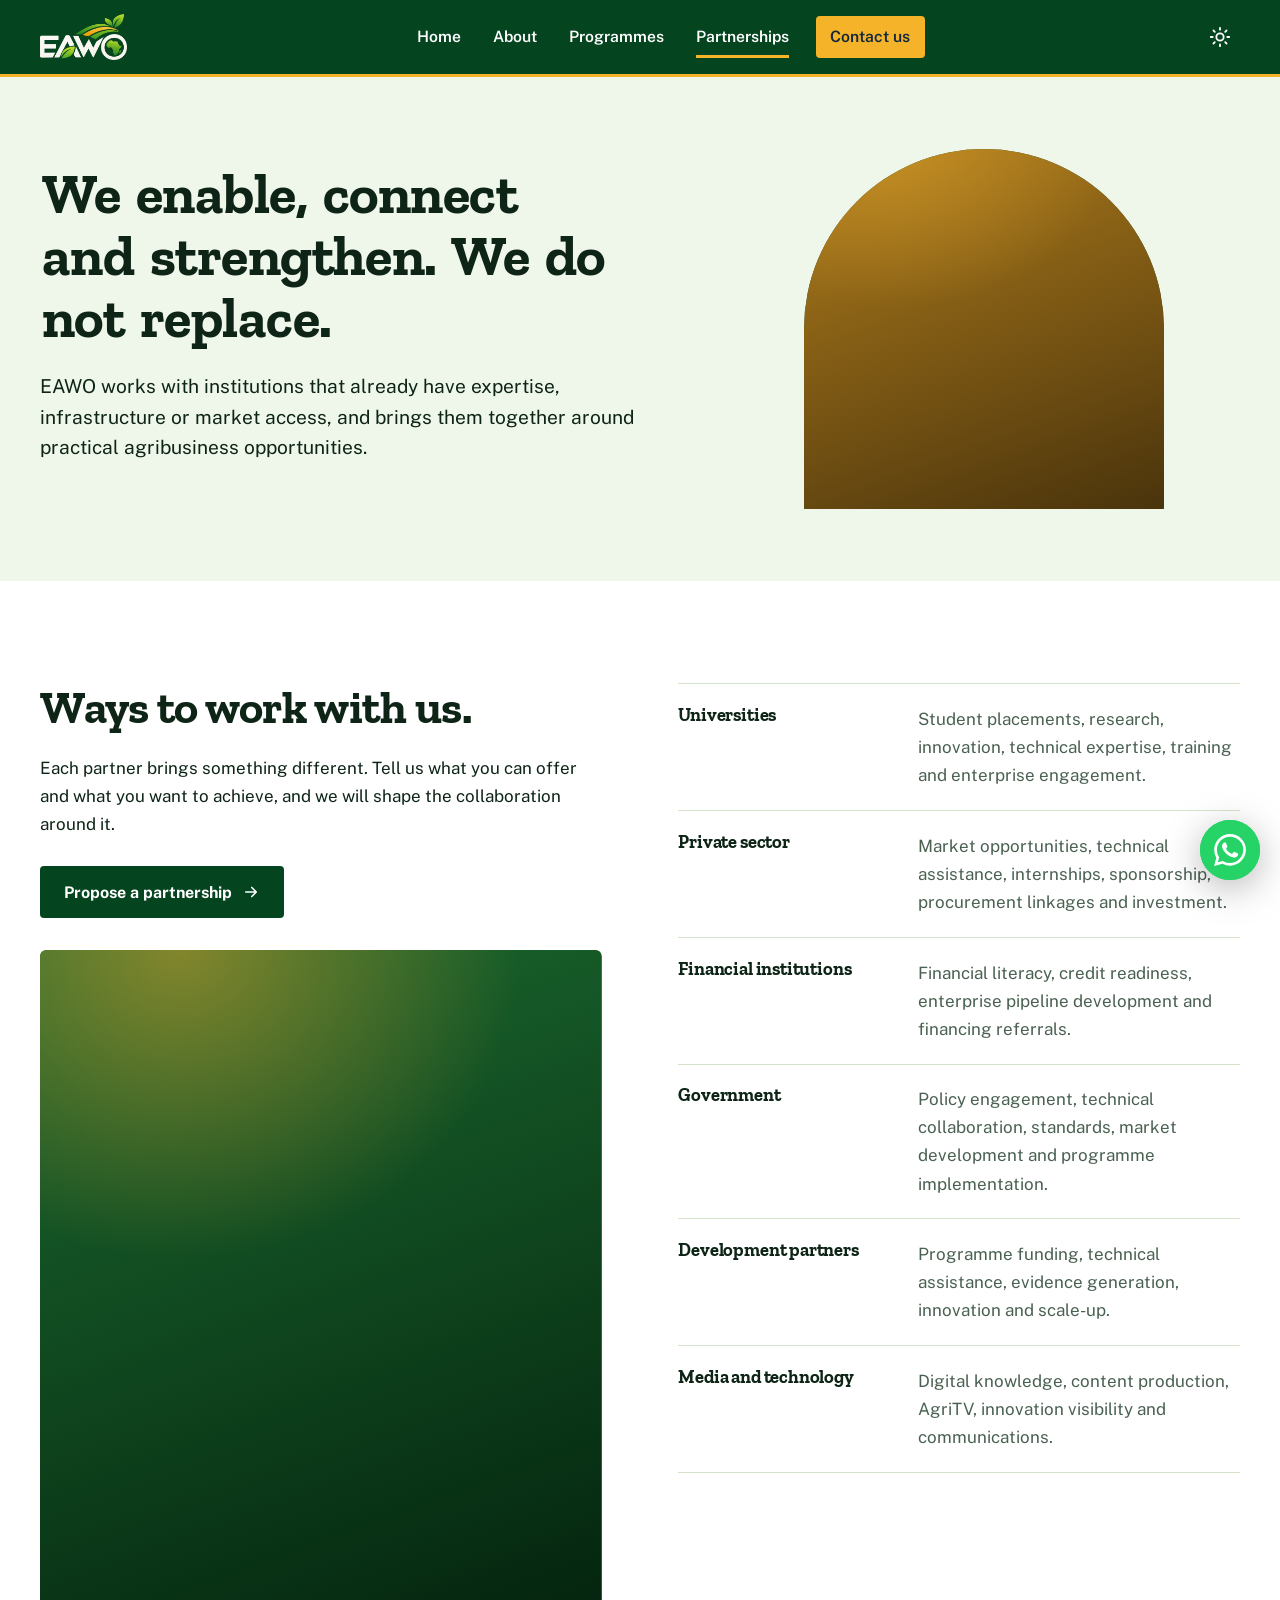
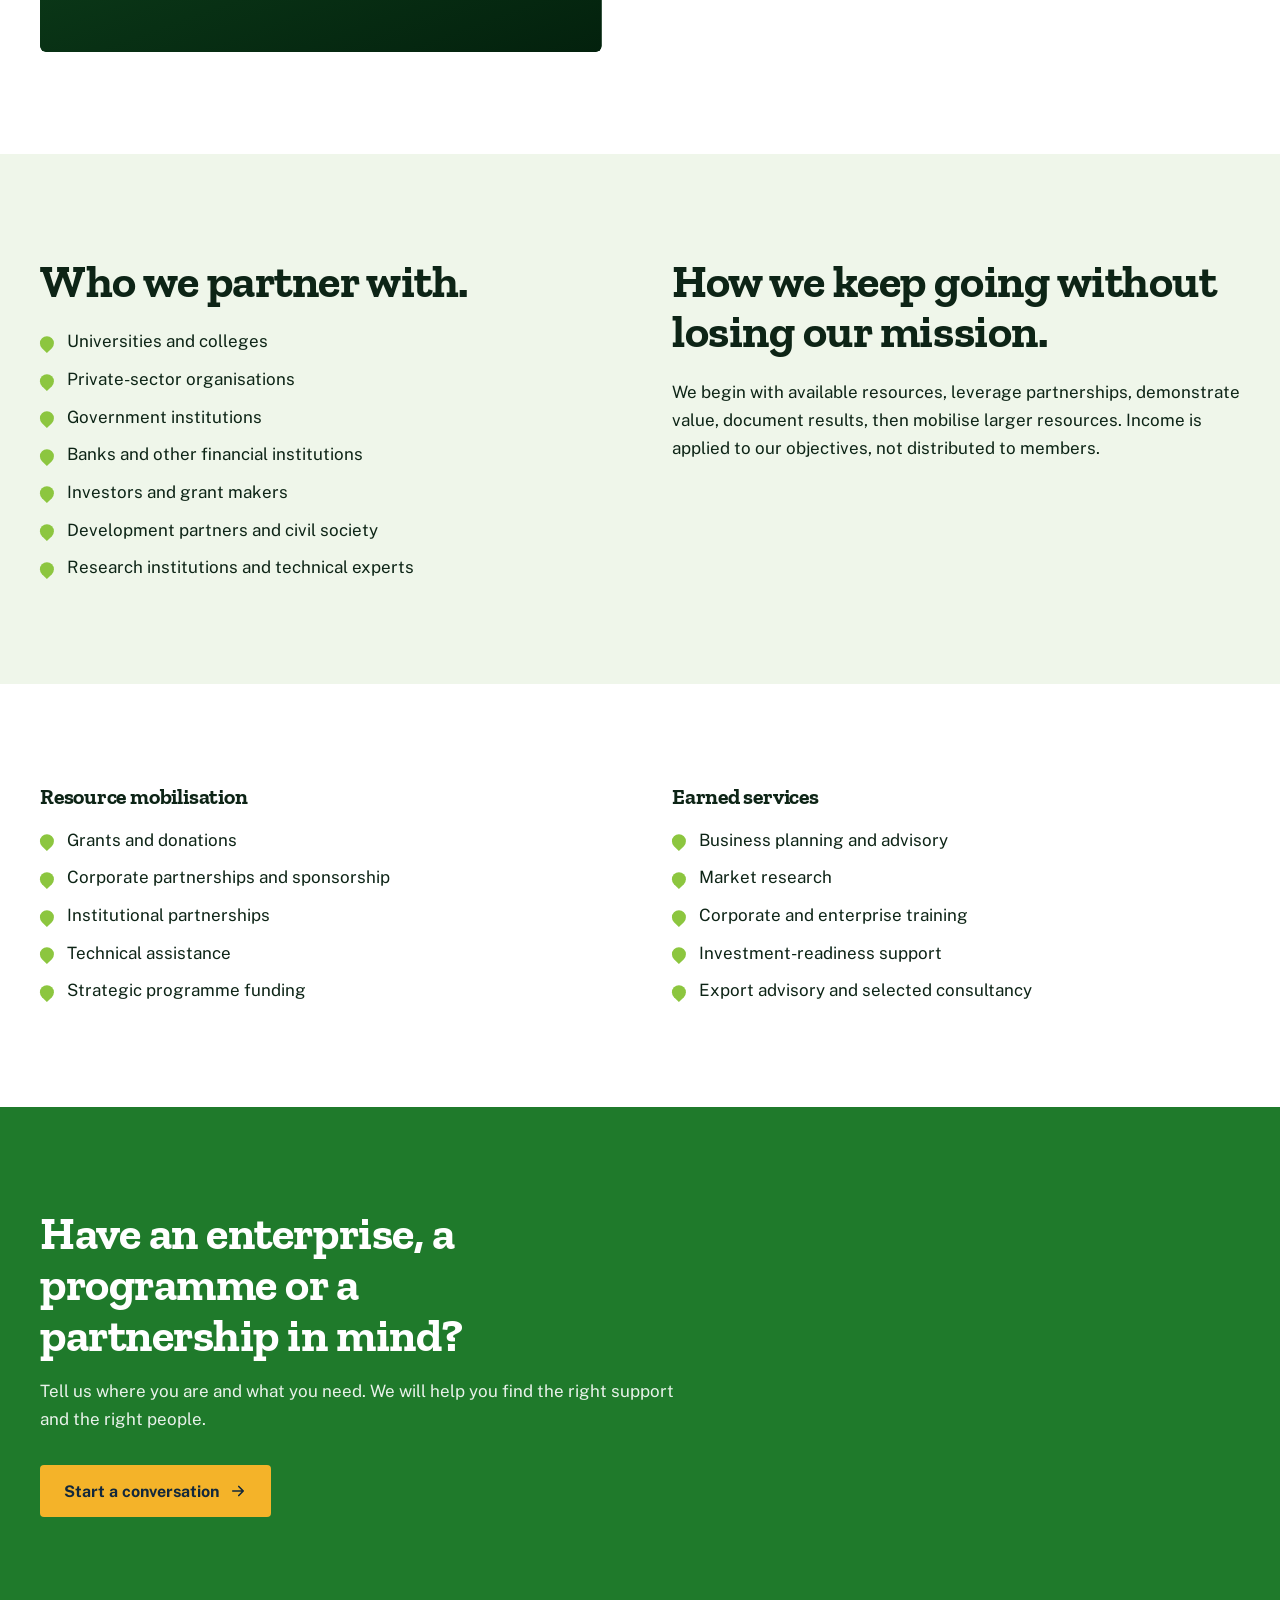
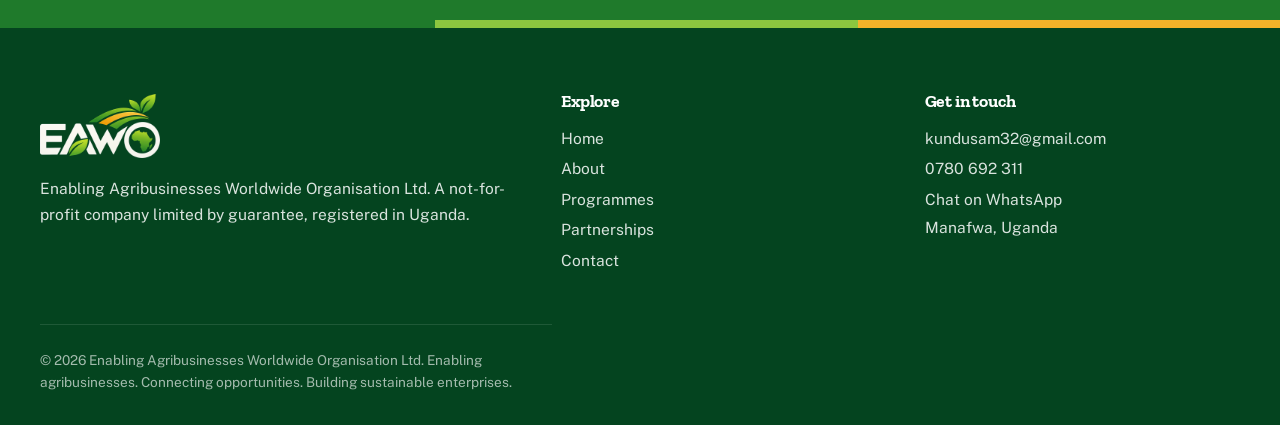
<file: partnerships.html>
<!doctype html>
<html lang="en"><head><meta charset="utf-8"><meta name="viewport" content="width=device-width,initial-scale=1">
<meta name="description" content="How universities, businesses, financial institutions, government and development partners can work with EAWO Ltd."><title>Partnerships | EAWO Ltd</title>
<link rel="icon" href="assets/favicon.ico" sizes="any"><link rel="icon" type="image/png" sizes="32x32" href="assets/brand/favicon-32.png"><link rel="apple-touch-icon" href="assets/brand/apple-touch-icon.png"><meta name="theme-color" content="#04441F">
<link rel="preload" as="image" href="https://images.unsplash.com/photo-1509099342178-e323b1717dba?auto=format&fit=crop&w=720&q=65" imagesrcset="https://images.unsplash.com/photo-1509099342178-e323b1717dba?auto=format&fit=crop&w=480&q=65 480w, https://images.unsplash.com/photo-1509099342178-e323b1717dba?auto=format&fit=crop&w=720&q=65 720w, https://images.unsplash.com/photo-1509099342178-e323b1717dba?auto=format&fit=crop&w=960&q=65 960w" imagesizes="(max-width:960px) 86vw, 460px" fetchpriority="high"><link rel="preconnect" href="https://images.unsplash.com"><link rel="preconnect" href="https://images.pexels.com"><link rel="preconnect" href="https://fonts.googleapis.com"><link rel="preconnect" href="https://fonts.gstatic.com" crossorigin>
<link href="https://fonts.googleapis.com/css2?family=Public+Sans:wght@400;500;600;700&family=Zilla+Slab:wght@500;600;700&display=swap" rel="stylesheet">
<script>document.documentElement.classList.add("js");try{var t=localStorage.getItem("eawo-theme");if(t)document.documentElement.dataset.theme=t;else if(matchMedia("(prefers-color-scheme:dark)").matches)document.documentElement.dataset.theme="dark"}catch(e){}</script>
<link rel="stylesheet" href="styles.css"></head><body>
<a class="skip" href="#main">Skip to content</a>
<header class="site-header" id="header"><div class="nav wrap">
<a class="brand" href="index.html" aria-label="EAWO Ltd, home"><img src="assets/brand/wordmark-light.png" alt="EAWO Ltd" height="52"></a>
<nav class="navlinks" aria-label="Main"><a href="index.html">Home</a><a href="about.html">About</a><a href="programmes.html">Programmes</a><a href="partnerships.html" aria-current="page">Partnerships</a><a class="cta" href="contact.html">Contact us</a></nav>
<div class="actions"><button class="iconbtn" id="theme" aria-label="Switch between light and dark mode"><svg class="i-sun" viewBox="0 0 24 24" fill="none" stroke="currentColor" stroke-width="2" stroke-linecap="round"><circle cx="12" cy="12" r="4"/><path d="M12 2v2M12 20v2M4.9 4.9l1.4 1.4M17.7 17.7l1.4 1.4M2 12h2M20 12h2M4.9 19.1l1.4-1.4M17.7 6.3l1.4-1.4"/></svg><svg class="i-moon" viewBox="0 0 24 24" fill="none" stroke="currentColor" stroke-width="2" stroke-linecap="round" stroke-linejoin="round"><path d="M21 12.8A9 9 0 1 1 11.2 3a7 7 0 0 0 9.8 9.8Z"/></svg></button>
<button class="menu" id="menu" aria-label="Open menu" aria-expanded="false"><svg viewBox="0 0 24 24" fill="none" stroke="currentColor" stroke-width="2" stroke-linecap="round"><path d="M4 7h16M4 12h16M4 17h16"/></svg></button></div>
</div></header>
<main id="main">
<section class="hero short" style="padding-bottom:0">
<div class="wrap hero-grid"><div><h1>We enable, connect and strengthen. We do not replace.</h1><p class="lede">EAWO works with institutions that already have expertise, infrastructure or market access, and brings them together around practical agribusiness opportunities.</p></div>
<div class="hero-art"><figure class="ph " data-tone="gold" style="margin:0"><img src="https://images.unsplash.com/photo-1509099342178-e323b1717dba?auto=format&fit=crop&w=720&q=65" srcset="https://images.unsplash.com/photo-1509099342178-e323b1717dba?auto=format&fit=crop&w=480&q=65 480w, https://images.unsplash.com/photo-1509099342178-e323b1717dba?auto=format&fit=crop&w=720&q=65 720w, https://images.unsplash.com/photo-1509099342178-e323b1717dba?auto=format&fit=crop&w=960&q=65 960w" sizes="(max-width:960px) 86vw, 460px" alt="A woman farmer at work" fetchpriority="high" decoding="async" onerror="this.closest('figure').classList.add('failed');this.remove()"><span class="slot">partnerships-hero.jpg: partners meeting</span></figure></div></div></section><section><div class="wrap split top"><div class="sticky"><h2>Ways to work with us.</h2><p>Each partner brings something different. Tell us what you can offer and what you want to achieve, and we will shape the collaboration around it.</p>
<p style="margin:1.75rem 0 2rem"><a class="btn dark" href="contact.html">Propose a partnership <svg viewBox="0 0 24 24" fill="none" stroke="currentColor" stroke-width="2.2" stroke-linecap="round" stroke-linejoin="round"><path d="M5 12h14M13 6l6 6-6 6"/></svg></a></p>
<figure class="ph " data-tone="navy" style="margin:0"><img src="https://images.unsplash.com/photo-1605000797499-95a51c5269ae?auto=format&fit=crop&w=720&q=65" srcset="https://images.unsplash.com/photo-1605000797499-95a51c5269ae?auto=format&fit=crop&w=480&q=65 480w, https://images.unsplash.com/photo-1605000797499-95a51c5269ae?auto=format&fit=crop&w=720&q=65 720w, https://images.unsplash.com/photo-1605000797499-95a51c5269ae?auto=format&fit=crop&w=1000&q=65 1000w" sizes="(max-width:960px) 92vw, 600px" alt="A man carrying goods for trade" loading="lazy" decoding="async" onerror="this.closest('figure').classList.add('failed');this.remove()"><span class="slot">partners.jpg: private sector / trade</span></figure></div>
<div class="rows"><div><h3>Universities</h3><p>Student placements, research, innovation, technical expertise, training and enterprise engagement.</p></div><div><h3>Private sector</h3><p>Market opportunities, technical assistance, internships, sponsorship, procurement linkages and investment.</p></div><div><h3>Financial institutions</h3><p>Financial literacy, credit readiness, enterprise pipeline development and financing referrals.</p></div><div><h3>Government</h3><p>Policy engagement, technical collaboration, standards, market development and programme implementation.</p></div><div><h3>Development partners</h3><p>Programme funding, technical assistance, evidence generation, innovation and scale-up.</p></div><div><h3>Media and technology</h3><p>Digital knowledge, content production, AgriTV, innovation visibility and communications.</p></div></div></div></section>
<section class="alt"><div class="wrap two" style="align-items:start"><div><h2 style="margin-bottom:1.25rem">Who we partner with.</h2><ul class="ticks"><li>Universities and colleges</li><li>Private-sector organisations</li><li>Government institutions</li><li>Banks and other financial institutions</li><li>Investors and grant makers</li><li>Development partners and civil society</li><li>Research institutions and technical experts</li></ul></div>
<div><h2 style="margin-bottom:1.25rem">How we keep going without losing our mission.</h2><p>We begin with available resources, leverage partnerships, demonstrate value, document results, then mobilise larger resources. Income is applied to our objectives, not distributed to members.</p></div></div></section>
<section><div class="wrap two">
<div><h3>Resource mobilisation</h3><ul class="ticks"><li>Grants and donations</li><li>Corporate partnerships and sponsorship</li><li>Institutional partnerships</li><li>Technical assistance</li><li>Strategic programme funding</li></ul></div>
<div><h3>Earned services</h3><ul class="ticks"><li>Business planning and advisory</li><li>Market research</li><li>Corporate and enterprise training</li><li>Investment-readiness support</li><li>Export advisory and selected consultancy</li></ul></div></div></section>
<section class="band plain">
<div class="wrap"><h2>Have an enterprise, a programme or a partnership in mind?</h2>
<p>Tell us where you are and what you need. We will help you find the right support and the right people.</p>
<a class="btn gold" href="contact.html">Start a conversation <svg viewBox="0 0 24 24" fill="none" stroke="currentColor" stroke-width="2.2" stroke-linecap="round" stroke-linejoin="round"><path d="M5 12h14M13 6l6 6-6 6"/></svg></a></div></section>
</main>
<div class="footstripe"></div>
<footer><div class="wrap"><div class="foot">
<div><a class="brand" href="index.html" aria-label="EAWO Ltd, home"><img src="assets/brand/wordmark-light.png" alt="EAWO Ltd"></a>
<p style="margin-top:1rem">Enabling Agribusinesses Worldwide Organisation Ltd. A not-for-profit company limited by guarantee, registered in Uganda.</p></div>
<div><h4>Explore</h4><a href="index.html">Home</a><a href="about.html">About</a><a href="programmes.html">Programmes</a><a href="partnerships.html">Partnerships</a><a href="contact.html">Contact</a></div>
<div><h4>Get in touch</h4><a href="mailto:kundusam32@gmail.com">kundusam32@gmail.com</a><a href="tel:+256780692311">0780 692 311</a><a href="https://wa.me/256780692311?text=Hello%20EAWO%20Ltd%2C%20I%20would%20like%20to%20know%20more%20about%20your%20work." target="_blank" rel="noopener">Chat on WhatsApp</a><span>Manafwa, Uganda</span></div>
</div><p class="legal">© 2026 Enabling Agribusinesses Worldwide Organisation Ltd. Enabling agribusinesses. Connecting opportunities. Building sustainable enterprises.</p></div></footer>
<a class="wa" href="https://wa.me/256780692311?text=Hello%20EAWO%20Ltd%2C%20I%20would%20like%20to%20know%20more%20about%20your%20work." target="_blank" rel="noopener" aria-label="Chat with EAWO Ltd on WhatsApp"><span class="wa-label">Chat with us on WhatsApp</span><span class="wa-icon"><svg viewBox="0 0 24 24" fill="currentColor" aria-hidden="true"><path d="M17.472 14.382c-.297-.149-1.758-.867-2.03-.967-.273-.099-.471-.148-.67.15-.197.297-.767.966-.94 1.164-.173.199-.347.223-.644.075-.297-.15-1.255-.463-2.39-1.475-.883-.788-1.48-1.761-1.653-2.059-.173-.297-.018-.458.13-.606.134-.133.298-.347.446-.52.149-.174.198-.298.298-.497.099-.198.05-.371-.025-.52-.075-.149-.669-1.612-.916-2.207-.242-.579-.487-.5-.669-.51-.173-.008-.371-.01-.57-.01-.198 0-.52.074-.792.372-.272.297-1.04 1.016-1.04 2.479 0 1.462 1.065 2.875 1.213 3.074.149.198 2.096 3.2 5.077 4.487.709.306 1.262.489 1.694.625.712.227 1.36.195 1.871.118.571-.085 1.758-.719 2.006-1.413.248-.694.248-1.289.173-1.413-.074-.124-.272-.198-.57-.347m-5.421 7.403h-.004a9.87 9.87 0 01-5.031-1.378l-.361-.214-3.741.982.998-3.648-.235-.374a9.86 9.86 0 01-1.51-5.26c.001-5.45 4.436-9.884 9.888-9.884 2.64 0 5.122 1.03 6.988 2.898a9.825 9.825 0 012.893 6.994c-.003 5.45-4.437 9.884-9.885 9.884m8.413-18.297A11.815 11.815 0 0012.05 0C5.495 0 .16 5.335.157 11.892c0 2.096.547 4.142 1.588 5.945L.057 24l6.305-1.654a11.882 11.882 0 005.683 1.448h.005c6.554 0 11.89-5.335 11.893-11.893a11.821 11.821 0 00-3.48-8.413z"/></svg></span></a>
<script src="site.js"></script></body></html>
</file>
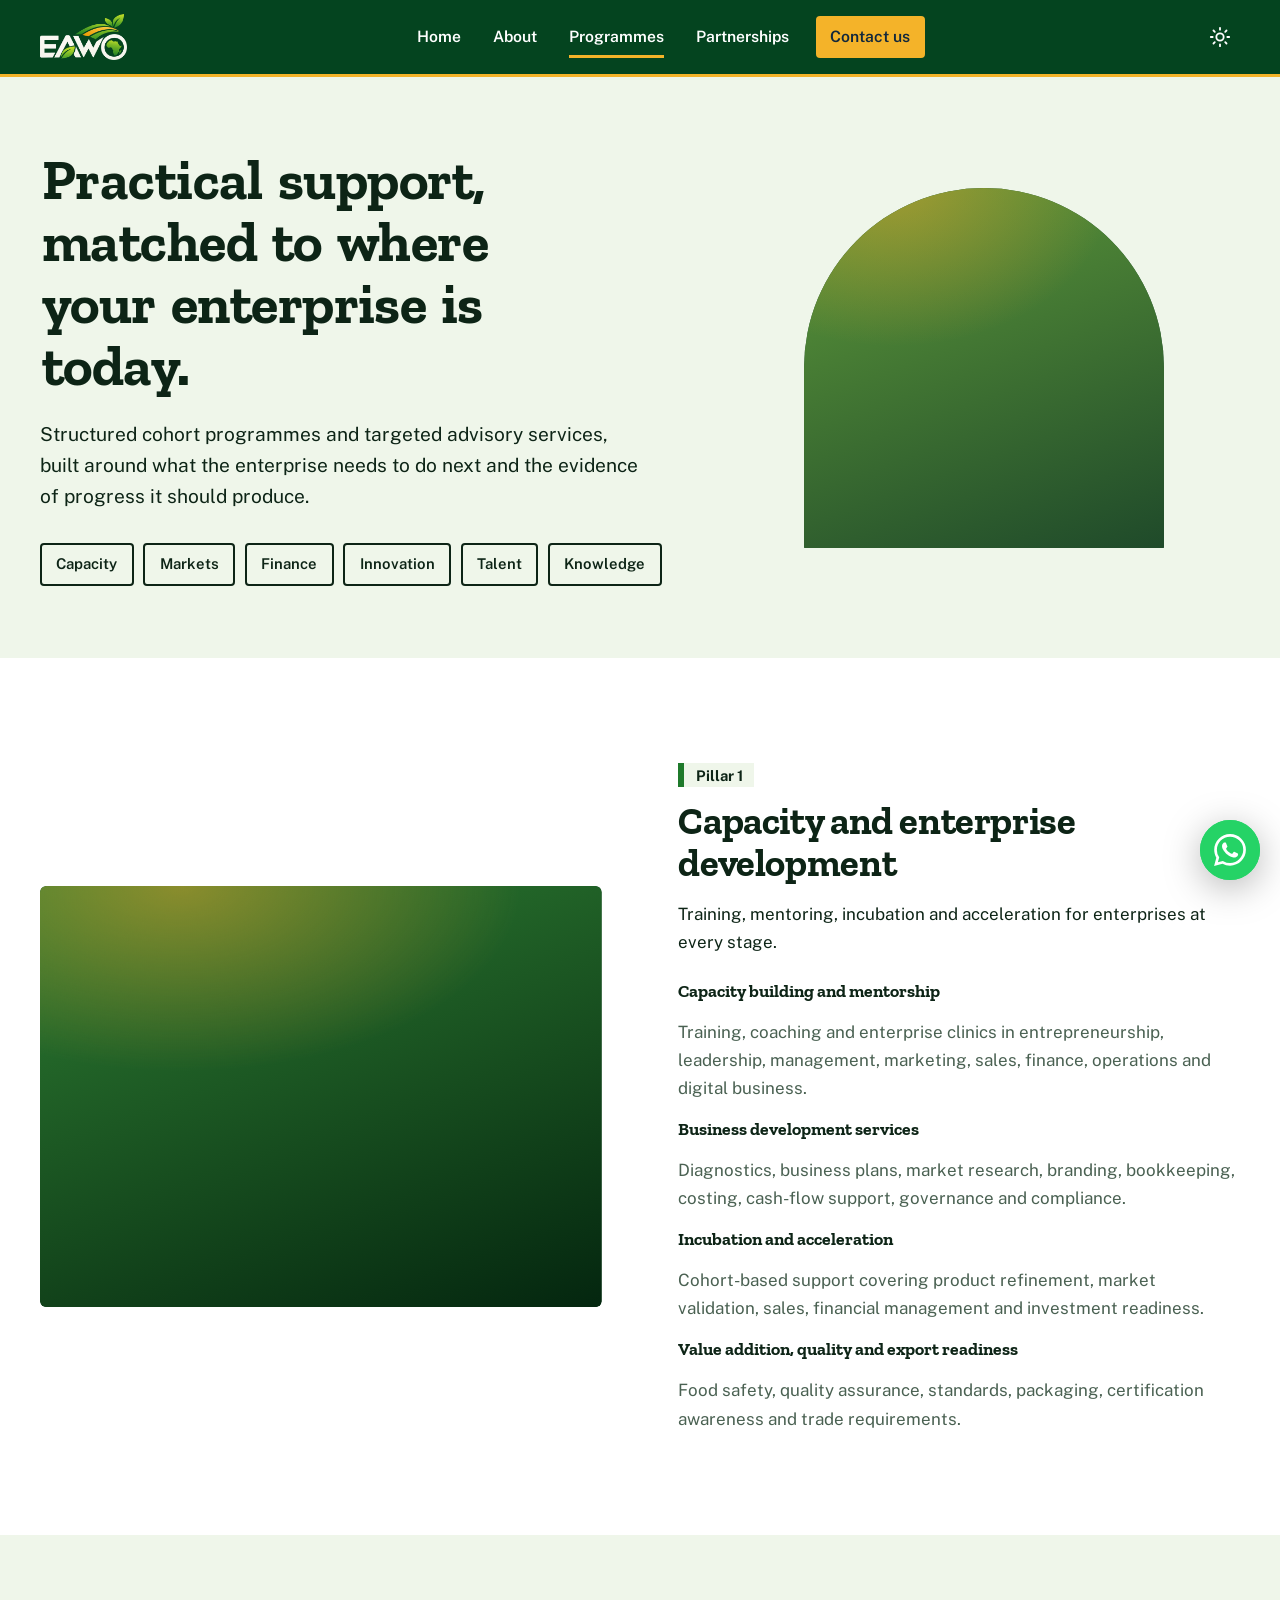
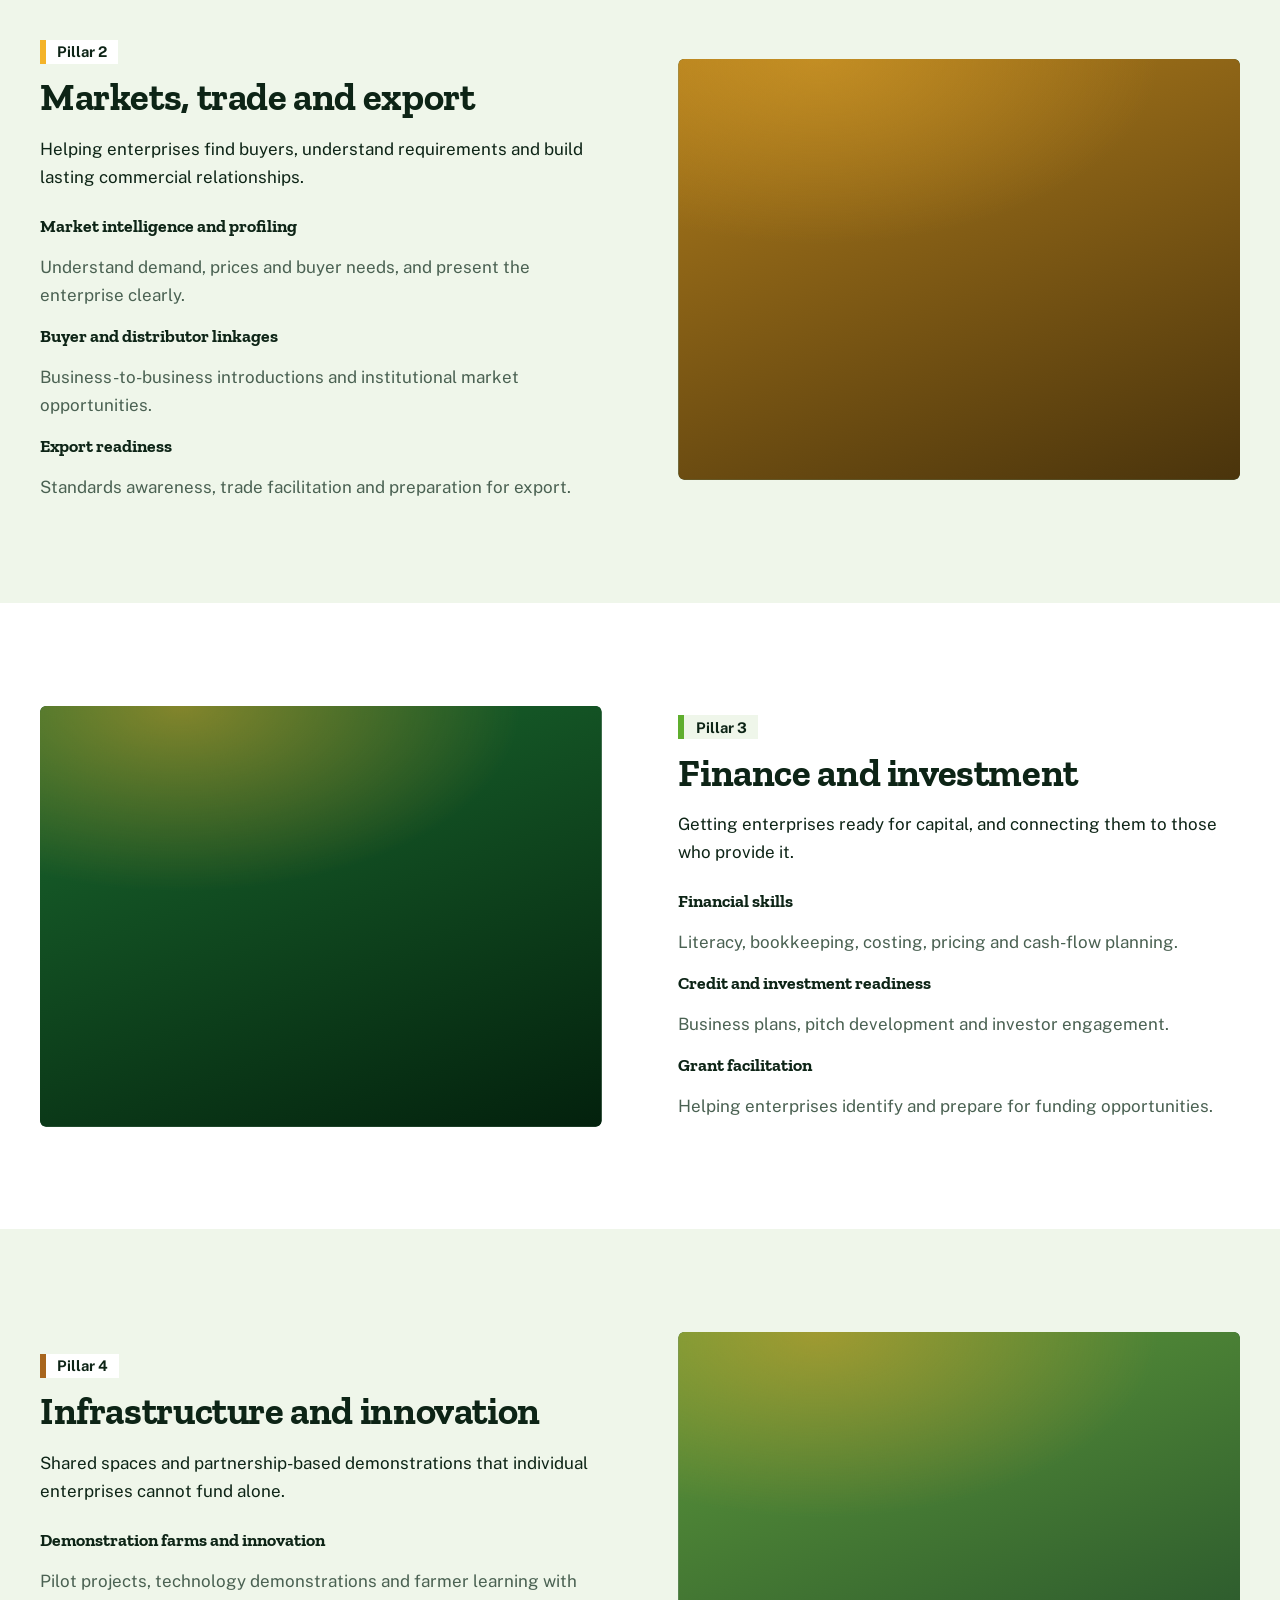
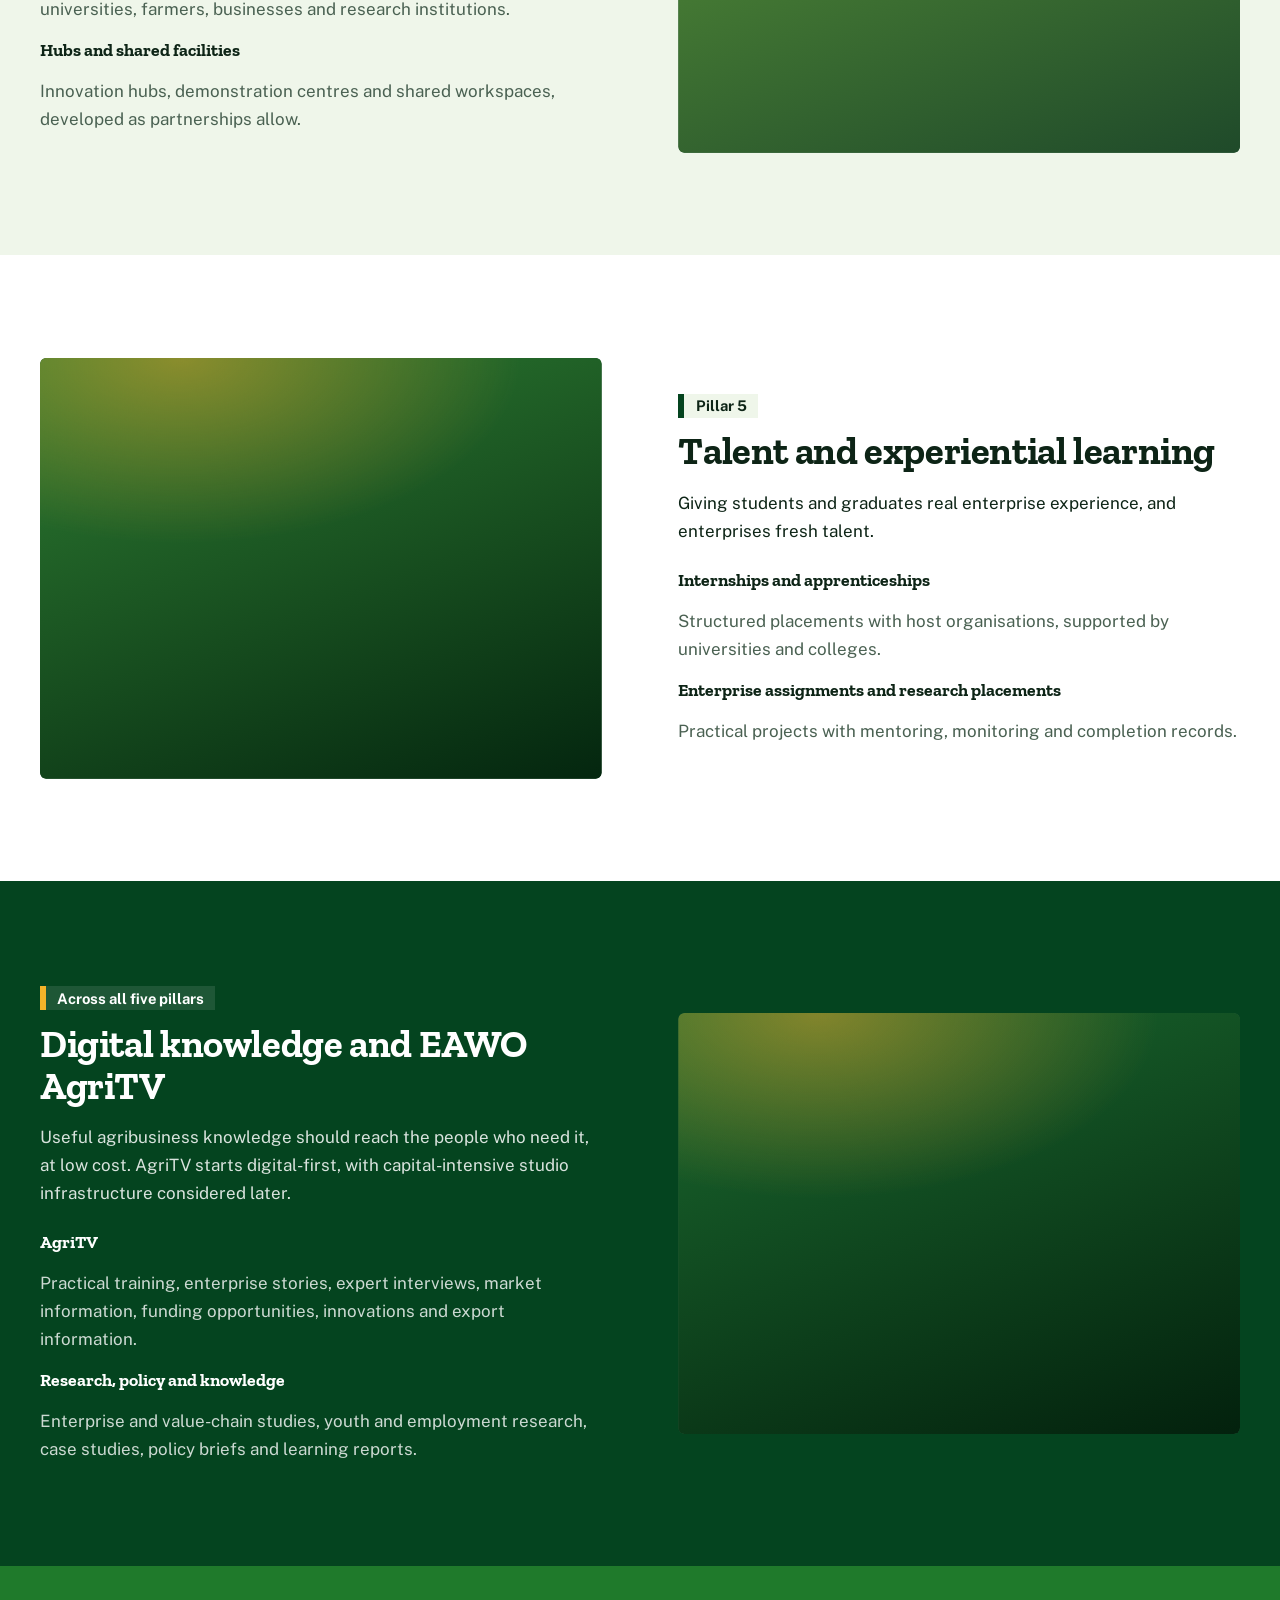
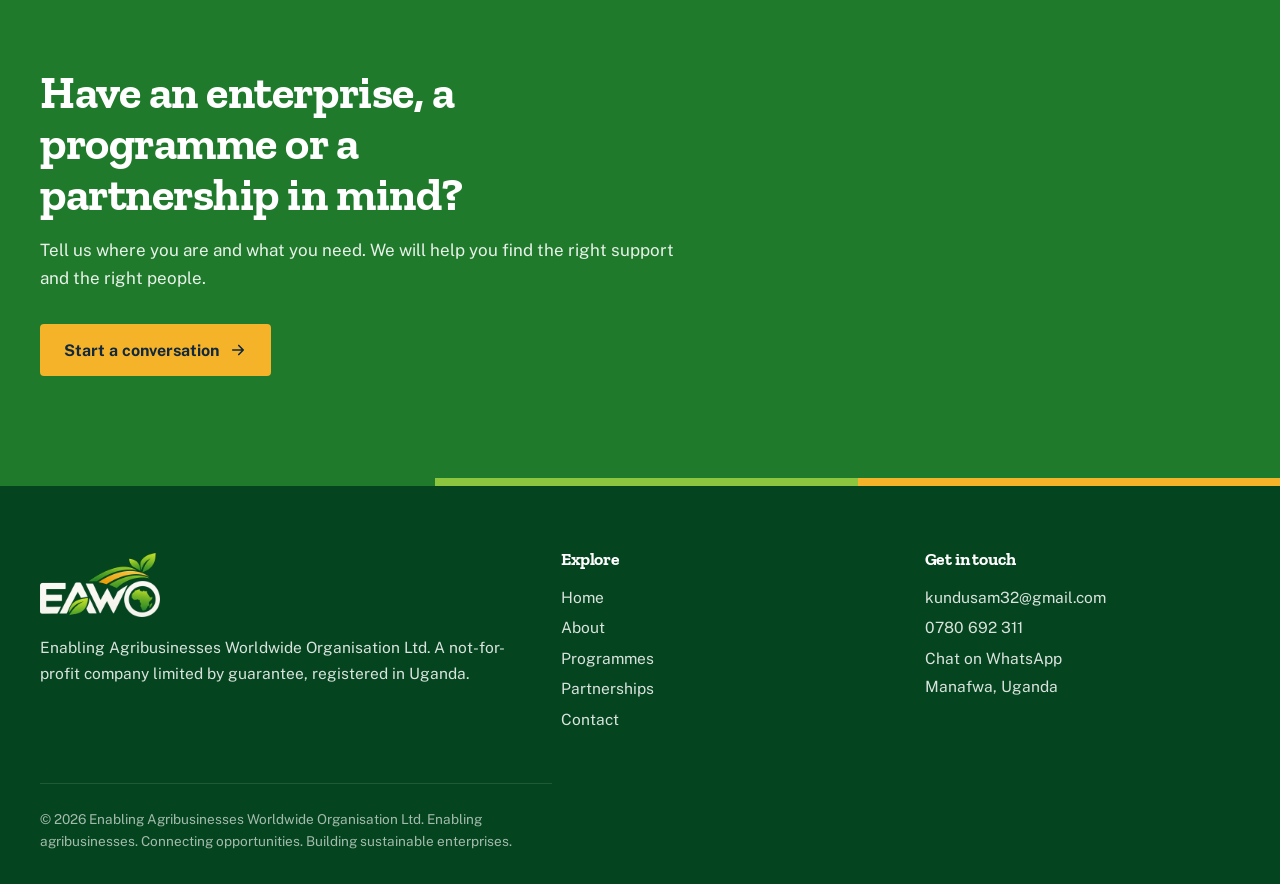
<file: programmes.html>
<!doctype html>
<html lang="en"><head><meta charset="utf-8"><meta name="viewport" content="width=device-width,initial-scale=1">
<meta name="description" content="EAWO Ltd programmes: enterprise development, markets, finance, innovation, talent and digital knowledge."><title>Programmes | EAWO Ltd</title>
<link rel="icon" href="assets/favicon.ico" sizes="any"><link rel="icon" type="image/png" sizes="32x32" href="assets/brand/favicon-32.png"><link rel="apple-touch-icon" href="assets/brand/apple-touch-icon.png"><meta name="theme-color" content="#04441F">
<link rel="preload" as="image" href="https://images.unsplash.com/photo-1710149468014-3d0eb40caaeb?auto=format&fit=crop&w=720&q=65" imagesrcset="https://images.unsplash.com/photo-1710149468014-3d0eb40caaeb?auto=format&fit=crop&w=480&q=65 480w, https://images.unsplash.com/photo-1710149468014-3d0eb40caaeb?auto=format&fit=crop&w=720&q=65 720w, https://images.unsplash.com/photo-1710149468014-3d0eb40caaeb?auto=format&fit=crop&w=960&q=65 960w" imagesizes="(max-width:960px) 86vw, 460px" fetchpriority="high"><link rel="preconnect" href="https://images.unsplash.com"><link rel="preconnect" href="https://images.pexels.com"><link rel="preconnect" href="https://fonts.googleapis.com"><link rel="preconnect" href="https://fonts.gstatic.com" crossorigin>
<link href="https://fonts.googleapis.com/css2?family=Public+Sans:wght@400;500;600;700&family=Zilla+Slab:wght@500;600;700&display=swap" rel="stylesheet">
<script>document.documentElement.classList.add("js");try{var t=localStorage.getItem("eawo-theme");if(t)document.documentElement.dataset.theme=t;else if(matchMedia("(prefers-color-scheme:dark)").matches)document.documentElement.dataset.theme="dark"}catch(e){}</script>
<link rel="stylesheet" href="styles.css"></head><body>
<a class="skip" href="#main">Skip to content</a>
<header class="site-header" id="header"><div class="nav wrap">
<a class="brand" href="index.html" aria-label="EAWO Ltd, home"><img src="assets/brand/wordmark-light.png" alt="EAWO Ltd" height="52"></a>
<nav class="navlinks" aria-label="Main"><a href="index.html">Home</a><a href="about.html">About</a><a href="programmes.html" aria-current="page">Programmes</a><a href="partnerships.html">Partnerships</a><a class="cta" href="contact.html">Contact us</a></nav>
<div class="actions"><button class="iconbtn" id="theme" aria-label="Switch between light and dark mode"><svg class="i-sun" viewBox="0 0 24 24" fill="none" stroke="currentColor" stroke-width="2" stroke-linecap="round"><circle cx="12" cy="12" r="4"/><path d="M12 2v2M12 20v2M4.9 4.9l1.4 1.4M17.7 17.7l1.4 1.4M2 12h2M20 12h2M4.9 19.1l1.4-1.4M17.7 6.3l1.4-1.4"/></svg><svg class="i-moon" viewBox="0 0 24 24" fill="none" stroke="currentColor" stroke-width="2" stroke-linecap="round" stroke-linejoin="round"><path d="M21 12.8A9 9 0 1 1 11.2 3a7 7 0 0 0 9.8 9.8Z"/></svg></button>
<button class="menu" id="menu" aria-label="Open menu" aria-expanded="false"><svg viewBox="0 0 24 24" fill="none" stroke="currentColor" stroke-width="2" stroke-linecap="round"><path d="M4 7h16M4 12h16M4 17h16"/></svg></button></div>
</div></header>
<main id="main">
<section class="hero short" style="padding-bottom:0">
<div class="wrap hero-grid"><div><h1>Practical support, matched to where your enterprise is today.</h1><p class="lede">Structured cohort programmes and targeted advisory services, built around what the enterprise needs to do next and the evidence of progress it should produce.</p><div class="jump"><a href="#capacity">Capacity</a><a href="#markets">Markets</a><a href="#finance">Finance</a><a href="#innovation">Innovation</a><a href="#talent">Talent</a><a href="#knowledge">Knowledge</a></div></div>
<div class="hero-art"><figure class="ph " data-tone="leaf" style="margin:0"><img src="https://images.unsplash.com/photo-1710149468014-3d0eb40caaeb?auto=format&fit=crop&w=720&q=65" srcset="https://images.unsplash.com/photo-1710149468014-3d0eb40caaeb?auto=format&fit=crop&w=480&q=65 480w, https://images.unsplash.com/photo-1710149468014-3d0eb40caaeb?auto=format&fit=crop&w=720&q=65 720w, https://images.unsplash.com/photo-1710149468014-3d0eb40caaeb?auto=format&fit=crop&w=960&q=65 960w" sizes="(max-width:960px) 86vw, 460px" alt="A person holding harvested grain" fetchpriority="high" decoding="async" onerror="this.closest('figure').classList.add('failed');this.remove()"><span class="slot">programmes-hero.jpg: hands-on training</span></figure></div></div></section><section id="capacity" class=""><div class="wrap prog" style="--c:var(--green)">
<figure class="ph " data-tone="green" style="margin:0"><img src="https://images.unsplash.com/photo-1741940365425-1b9a575d373e?auto=format&fit=crop&w=720&q=65" srcset="https://images.unsplash.com/photo-1741940365425-1b9a575d373e?auto=format&fit=crop&w=480&q=65 480w, https://images.unsplash.com/photo-1741940365425-1b9a575d373e?auto=format&fit=crop&w=720&q=65 720w, https://images.unsplash.com/photo-1741940365425-1b9a575d373e?auto=format&fit=crop&w=1000&q=65 1000w" sizes="(max-width:960px) 92vw, 600px" alt="A man carrying harvested grass" loading="lazy" decoding="async" onerror="this.closest('figure').classList.add('failed');this.remove()"><span class="slot">capacity.jpg: training session</span></figure>
<div><span class="pil">Pillar 1</span><h2>Capacity and enterprise development</h2><p>Training, mentoring, incubation and acceleration for enterprises at every stage.</p><dl><dt>Capacity building and mentorship</dt><dd>Training, coaching and enterprise clinics in entrepreneurship, leadership, management, marketing, sales, finance, operations and digital business.</dd><dt>Business development services</dt><dd>Diagnostics, business plans, market research, branding, bookkeeping, costing, cash-flow support, governance and compliance.</dd><dt>Incubation and acceleration</dt><dd>Cohort-based support covering product refinement, market validation, sales, financial management and investment readiness.</dd><dt>Value addition, quality and export readiness</dt><dd>Food safety, quality assurance, standards, packaging, certification awareness and trade requirements.</dd></dl></div></div></section><section id="markets" class="alt"><div class="wrap prog flip" style="--c:var(--gold)">
<figure class="ph " data-tone="gold" style="margin:0"><img src="https://images.pexels.com/photos/3213283/pexels-photo-3213283.jpeg?auto=compress&cs=tinysrgb&w=720" srcset="https://images.pexels.com/photos/3213283/pexels-photo-3213283.jpeg?auto=compress&cs=tinysrgb&w=480 480w, https://images.pexels.com/photos/3213283/pexels-photo-3213283.jpeg?auto=compress&cs=tinysrgb&w=720 720w, https://images.pexels.com/photos/3213283/pexels-photo-3213283.jpeg?auto=compress&cs=tinysrgb&w=1000 1000w" sizes="(max-width:960px) 92vw, 600px" alt="A woman selling tomatoes at a market stall" loading="lazy" decoding="async" onerror="this.closest('figure').classList.add('failed');this.remove()"><span class="slot">markets.jpg: market</span></figure>
<div><span class="pil">Pillar 2</span><h2>Markets, trade and export</h2><p>Helping enterprises find buyers, understand requirements and build lasting commercial relationships.</p><dl><dt>Market intelligence and profiling</dt><dd>Understand demand, prices and buyer needs, and present the enterprise clearly.</dd><dt>Buyer and distributor linkages</dt><dd>Business-to-business introductions and institutional market opportunities.</dd><dt>Export readiness</dt><dd>Standards awareness, trade facilitation and preparation for export.</dd></dl></div></div></section><section id="finance" class=""><div class="wrap prog" style="--c:var(--teal)">
<figure class="ph " data-tone="navy" style="margin:0"><img src="https://images.unsplash.com/photo-1573497701119-52dbe8832c17?auto=format&fit=crop&w=720&q=65" srcset="https://images.unsplash.com/photo-1573497701119-52dbe8832c17?auto=format&fit=crop&w=480&q=65 480w, https://images.unsplash.com/photo-1573497701119-52dbe8832c17?auto=format&fit=crop&w=720&q=65 720w, https://images.unsplash.com/photo-1573497701119-52dbe8832c17?auto=format&fit=crop&w=1000&q=65 1000w" sizes="(max-width:960px) 92vw, 600px" alt="A businesswoman working at her laptop" loading="lazy" decoding="async" onerror="this.closest('figure').classList.add('failed');this.remove()"><span class="slot">finance.jpg: business plan review</span></figure>
<div><span class="pil">Pillar 3</span><h2>Finance and investment</h2><p>Getting enterprises ready for capital, and connecting them to those who provide it.</p><dl><dt>Financial skills</dt><dd>Literacy, bookkeeping, costing, pricing and cash-flow planning.</dd><dt>Credit and investment readiness</dt><dd>Business plans, pitch development and investor engagement.</dd><dt>Grant facilitation</dt><dd>Helping enterprises identify and prepare for funding opportunities.</dd></dl></div></div></section><section id="innovation" class="alt"><div class="wrap prog flip" style="--c:var(--earth)">
<figure class="ph " data-tone="leaf" style="margin:0"><img src="https://images.unsplash.com/photo-1509100194014-d49809396daa?auto=format&fit=crop&w=720&q=65" srcset="https://images.unsplash.com/photo-1509100194014-d49809396daa?auto=format&fit=crop&w=480&q=65 480w, https://images.unsplash.com/photo-1509100194014-d49809396daa?auto=format&fit=crop&w=720&q=65 720w, https://images.unsplash.com/photo-1509100194014-d49809396daa?auto=format&fit=crop&w=1000&q=65 1000w" sizes="(max-width:960px) 92vw, 600px" alt="A woman holding fresh green plants" loading="lazy" decoding="async" onerror="this.closest('figure').classList.add('failed');this.remove()"><span class="slot">demo-farm.jpg: demonstration plot</span></figure>
<div><span class="pil">Pillar 4</span><h2>Infrastructure and innovation</h2><p>Shared spaces and partnership-based demonstrations that individual enterprises cannot fund alone.</p><dl><dt>Demonstration farms and innovation</dt><dd>Pilot projects, technology demonstrations and farmer learning with universities, farmers, businesses and research institutions.</dd><dt>Hubs and shared facilities</dt><dd>Innovation hubs, demonstration centres and shared workspaces, developed as partnerships allow.</dd></dl></div></div></section><section id="talent" class=""><div class="wrap prog" style="--c:var(--navy)">
<figure class="ph " data-tone="green" style="margin:0"><img src="https://images.unsplash.com/photo-1596788068873-9ffd5cacd4c4?auto=format&fit=crop&w=720&q=65" srcset="https://images.unsplash.com/photo-1596788068873-9ffd5cacd4c4?auto=format&fit=crop&w=480&q=65 480w, https://images.unsplash.com/photo-1596788068873-9ffd5cacd4c4?auto=format&fit=crop&w=720&q=65 720w, https://images.unsplash.com/photo-1596788068873-9ffd5cacd4c4?auto=format&fit=crop&w=1000&q=65 1000w" sizes="(max-width:960px) 92vw, 600px" alt="A young man on a farm" loading="lazy" decoding="async" onerror="this.closest('figure').classList.add('failed');this.remove()"><span class="slot">students.jpg: students on placement</span></figure>
<div><span class="pil">Pillar 5</span><h2>Talent and experiential learning</h2><p>Giving students and graduates real enterprise experience, and enterprises fresh talent.</p><dl><dt>Internships and apprenticeships</dt><dd>Structured placements with host organisations, supported by universities and colleges.</dd><dt>Enterprise assignments and research placements</dt><dd>Practical projects with mentoring, monitoring and completion records.</dd></dl></div></div></section><section id="knowledge" class="dark"><div class="wrap prog flip" style="--c:var(--gold)">
<figure class="ph " data-tone="navy" style="margin:0"><img src="https://images.unsplash.com/photo-1551357141-1800c80f8997?auto=format&fit=crop&w=720&q=65" srcset="https://images.unsplash.com/photo-1551357141-1800c80f8997?auto=format&fit=crop&w=480&q=65 480w, https://images.unsplash.com/photo-1551357141-1800c80f8997?auto=format&fit=crop&w=720&q=65 720w, https://images.unsplash.com/photo-1551357141-1800c80f8997?auto=format&fit=crop&w=1000&q=65 1000w" sizes="(max-width:960px) 92vw, 600px" alt="People photographing crops in the field" loading="lazy" decoding="async" onerror="this.closest('figure').classList.add('failed');this.remove()"><span class="slot">agritv.jpg: filming a farmer interview</span></figure>
<div><span class="pil">Across all five pillars</span><h2>Digital knowledge and EAWO AgriTV</h2>
<p>Useful agribusiness knowledge should reach the people who need it, at low cost. AgriTV starts digital-first, with capital-intensive studio infrastructure considered later.</p>
<dl><dt>AgriTV</dt><dd>Practical training, enterprise stories, expert interviews, market information, funding opportunities, innovations and export information.</dd>
<dt>Research, policy and knowledge</dt><dd>Enterprise and value-chain studies, youth and employment research, case studies, policy briefs and learning reports.</dd></dl></div></div></section>
<section class="band plain">
<div class="wrap"><h2>Have an enterprise, a programme or a partnership in mind?</h2>
<p>Tell us where you are and what you need. We will help you find the right support and the right people.</p>
<a class="btn gold" href="contact.html">Start a conversation <svg viewBox="0 0 24 24" fill="none" stroke="currentColor" stroke-width="2.2" stroke-linecap="round" stroke-linejoin="round"><path d="M5 12h14M13 6l6 6-6 6"/></svg></a></div></section>
</main>
<div class="footstripe"></div>
<footer><div class="wrap"><div class="foot">
<div><a class="brand" href="index.html" aria-label="EAWO Ltd, home"><img src="assets/brand/wordmark-light.png" alt="EAWO Ltd"></a>
<p style="margin-top:1rem">Enabling Agribusinesses Worldwide Organisation Ltd. A not-for-profit company limited by guarantee, registered in Uganda.</p></div>
<div><h4>Explore</h4><a href="index.html">Home</a><a href="about.html">About</a><a href="programmes.html">Programmes</a><a href="partnerships.html">Partnerships</a><a href="contact.html">Contact</a></div>
<div><h4>Get in touch</h4><a href="mailto:kundusam32@gmail.com">kundusam32@gmail.com</a><a href="tel:+256780692311">0780 692 311</a><a href="https://wa.me/256780692311?text=Hello%20EAWO%20Ltd%2C%20I%20would%20like%20to%20know%20more%20about%20your%20work." target="_blank" rel="noopener">Chat on WhatsApp</a><span>Manafwa, Uganda</span></div>
</div><p class="legal">© 2026 Enabling Agribusinesses Worldwide Organisation Ltd. Enabling agribusinesses. Connecting opportunities. Building sustainable enterprises.</p></div></footer>
<a class="wa" href="https://wa.me/256780692311?text=Hello%20EAWO%20Ltd%2C%20I%20would%20like%20to%20know%20more%20about%20your%20work." target="_blank" rel="noopener" aria-label="Chat with EAWO Ltd on WhatsApp"><span class="wa-label">Chat with us on WhatsApp</span><span class="wa-icon"><svg viewBox="0 0 24 24" fill="currentColor" aria-hidden="true"><path d="M17.472 14.382c-.297-.149-1.758-.867-2.03-.967-.273-.099-.471-.148-.67.15-.197.297-.767.966-.94 1.164-.173.199-.347.223-.644.075-.297-.15-1.255-.463-2.39-1.475-.883-.788-1.48-1.761-1.653-2.059-.173-.297-.018-.458.13-.606.134-.133.298-.347.446-.52.149-.174.198-.298.298-.497.099-.198.05-.371-.025-.52-.075-.149-.669-1.612-.916-2.207-.242-.579-.487-.5-.669-.51-.173-.008-.371-.01-.57-.01-.198 0-.52.074-.792.372-.272.297-1.04 1.016-1.04 2.479 0 1.462 1.065 2.875 1.213 3.074.149.198 2.096 3.2 5.077 4.487.709.306 1.262.489 1.694.625.712.227 1.36.195 1.871.118.571-.085 1.758-.719 2.006-1.413.248-.694.248-1.289.173-1.413-.074-.124-.272-.198-.57-.347m-5.421 7.403h-.004a9.87 9.87 0 01-5.031-1.378l-.361-.214-3.741.982.998-3.648-.235-.374a9.86 9.86 0 01-1.51-5.26c.001-5.45 4.436-9.884 9.888-9.884 2.64 0 5.122 1.03 6.988 2.898a9.825 9.825 0 012.893 6.994c-.003 5.45-4.437 9.884-9.885 9.884m8.413-18.297A11.815 11.815 0 0012.05 0C5.495 0 .16 5.335.157 11.892c0 2.096.547 4.142 1.588 5.945L.057 24l6.305-1.654a11.882 11.882 0 005.683 1.448h.005c6.554 0 11.89-5.335 11.893-11.893a11.821 11.821 0 00-3.48-8.413z"/></svg></span></a>
<script src="site.js"></script></body></html>
</file>
<file: styles.css>
/* EAWO: palette drawn from the logo (sun over layered hills) and the Mt Elgon farming landscape */
:root{
  --navy:#04441F; --green:#1F7A2B; --leaf:#8CC63F; --gold:#F4B329; --teal:#5FAE2E; --earth:#A8661E;
  --paper:#FFFFFF; --sky:#EFF6EA; --text:#0D2416; --muted:#4A6152; --line:#D4E3CC; --card:#FFFFFF; --accent:#1F7A2B; --bar:#04441F; --kick:#8A5F12;
  --display:'Zilla Slab',Georgia,serif; --body:'Public Sans','Segoe UI',system-ui,sans-serif; --wrap:1200px;
}
[data-theme=dark]{--paper:#06150C;--sky:#0B2114;--text:#E8F1EA;--muted:#A3B8A9;--line:#1F3D2A;--card:#0F2A1A;--accent:#9BD65A;--bar:#032611;--navy:#021A0B;--kick:#F4B329}
*{box-sizing:border-box;margin:0}
html{scroll-behavior:smooth}
body{font:400 1.0625rem/1.65 var(--body);color:var(--text);background:var(--paper);-webkit-font-smoothing:antialiased}
img{display:block;max-width:100%}
a{color:inherit}
:focus-visible{outline:3px solid var(--gold);outline-offset:3px}
.skip{position:absolute;left:-999px;top:0;background:var(--gold);color:#12283C;padding:.6rem 1rem;z-index:100}
.skip:focus{left:0}
.wrap{width:min(var(--wrap),100% - 2.5rem);margin-inline:auto}

h1,h2,h3,h4{font-family:var(--display);line-height:1.1;font-weight:700;letter-spacing:-.01em}
h1{font-size:clamp(2.5rem,5.4vw,4.4rem)}
h2{font-size:clamp(1.9rem,3.6vw,2.9rem)}
h3{font-size:1.35rem}
p{max-width:64ch}
.lede{font-size:1.2rem;line-height:1.6}

/* header */
.site-header{position:sticky;top:0;z-index:50;background:var(--bar);color:#fff;border-bottom:3px solid var(--gold)}
.nav{display:flex;align-items:center;justify-content:space-between;height:var(--hh,74px);transition:height .3s}
.site-header{transition:box-shadow .3s}
.site-header.scrolled{--hh:62px;box-shadow:0 6px 24px rgba(0,0,0,.18)}
.site-header.scrolled .brand img{height:38px}
.brand img{transition:height .3s}
.brand{display:flex;align-items:center;text-decoration:none}
.brand img{height:46px;width:auto}
.brand small{display:block;font:500 .72rem var(--body);color:var(--muted);margin-top:-.2rem}
.navlinks{display:flex;gap:.2rem;align-items:center}
.navlinks a{position:relative;text-decoration:none;padding:.5rem .9rem;font-weight:600;font-size:.98rem}
.navlinks a:not(.cta)::after{content:"";position:absolute;left:.9rem;right:.9rem;bottom:0;height:3px;background:var(--leaf);transform:scaleX(0);transform-origin:left;transition:transform .35s cubic-bezier(.2,.7,.2,1)}
.navlinks a:not(.cta):hover::after{transform:scaleX(1)}
.navlinks a[aria-current]::after{transform:scaleX(1);background:var(--gold)}
.navlinks .cta{background:var(--gold);color:#12283C;border-radius:4px;margin-left:.6rem;border:0}
.navlinks .cta:hover{background:#e6b03e}
.actions{display:flex;align-items:center;gap:.25rem}
.iconbtn,.menu{background:none;border:0;color:#fff;padding:.55rem;border-radius:50%;cursor:pointer;display:grid;place-items:center}
.iconbtn:hover{background:rgba(255,255,255,.14)}
.iconbtn svg,.menu svg{width:22px;height:22px}
.menu{display:none}
.i-moon{display:none}
[data-theme=dark] .i-sun{display:none}
[data-theme=dark] .i-moon{display:block}

/* buttons: squared, like a cooperative's signage, not pills */
.btn{position:relative;overflow:hidden;display:inline-flex;align-items:center;gap:.6rem;padding:.9rem 1.4rem;border-radius:4px;font:700 1rem var(--body);text-decoration:none;border:2px solid transparent;transition:transform .15s}
.btn:hover{transform:translateY(-2px)}
.btn svg{width:18px;height:18px}
.btn.gold{background:var(--gold);color:#12283C}
.btn.dark{background:var(--navy);color:#fff}
.btn.line{border-color:var(--text)}
[data-theme=dark] .btn.dark{background:var(--gold);color:#12283C}
.btn.ghost{border-color:rgba(255,255,255,.7);color:#fff}

/* photos */
.ph{position:relative;overflow:hidden;background:#2b5a3a;isolation:isolate;border-radius:6px}
.ph::before{content:"";position:absolute;inset:0;z-index:-1;background:radial-gradient(110% 80% at 25% 0%,rgba(217,160,43,.55),transparent 55%),linear-gradient(160deg,var(--t1,#2E7D32),var(--t2,#04260F))}
.ph[data-tone=gold]{--t1:#b07d1c;--t2:#4a340c}
.ph[data-tone=navy]{--t1:#1b6a2f;--t2:#03210d}
.ph[data-tone=leaf]{--t1:#5f9a3a;--t2:#1f4a2a}
.ph img{width:100%;height:100%;object-fit:cover}
.ph .slot{display:none;position:absolute;left:.6rem;top:.6rem;background:rgba(0,0,0,.7);color:#fff;font:500 .72rem var(--body);padding:.25rem .5rem;border-radius:3px;z-index:3}
.show-slots .ph .slot{display:block}

/* hero: sun rising over the hills, as in the logo */
.hero{position:relative;background:var(--sky);padding-top:clamp(2.5rem,6vw,4.5rem);overflow:hidden}
.hero-grid{display:grid;grid-template-columns:1.1fr .9fr;gap:clamp(2rem,5vw,5rem);align-items:center;padding-bottom:5.5rem}
.hero h1{max-width:19ch;font-size:clamp(2.3rem,4.6vw,3.8rem);animation:rise .8s cubic-bezier(.2,.7,.2,1) both}
.hero .lede{margin:1.4rem 0 2rem;max-width:50ch;animation:rise .8s .12s cubic-bezier(.2,.7,.2,1) both}
.hero .ctas{display:flex;gap:.8rem;flex-wrap:wrap;animation:rise .8s .24s cubic-bezier(.2,.7,.2,1) both}
@keyframes rise{from{opacity:0;transform:translateY(20px)}to{opacity:1;transform:none}}
.hero-art{position:relative;aspect-ratio:4/5;max-height:600px;justify-self:center;width:min(100%,460px)}
.hero-art .ph{position:relative;z-index:1;height:100%;border-radius:999px 999px 6px 6px}
.hero.short .hero-grid{padding-bottom:4.5rem}
.hero.short .hero-art{aspect-ratio:1;max-height:400px;width:min(100%,360px)}
.hero.short h1{font-size:clamp(2.2rem,4.4vw,3.6rem);max-width:18ch}

/* sections */
section{padding:clamp(4rem,8vw,7rem) 0}
.alt{background:var(--sky)}
.dark{background:var(--navy);color:#fff}
.dark p{color:rgba(255,255,255,.85)}
.split{display:grid;grid-template-columns:1fr 1fr;gap:clamp(2rem,6vw,5rem);align-items:center}
.split.top{align-items:start}
.split p+p{margin-top:1rem}
.split h2{margin-bottom:1.25rem}
.split .ph{aspect-ratio:4/5}
.sticky{position:sticky;top:100px}
.head{display:flex;justify-content:space-between;align-items:end;gap:2rem;margin-bottom:3rem;flex-wrap:wrap}
.head h2{max-width:20ch}
.head p{margin-top:1rem}

/* growth route */
.route{list-style:none;padding:0;display:grid;grid-template-columns:repeat(8,1fr);position:relative;counter-reset:r}
.route::before{content:"";position:absolute;top:21px;left:6%;right:6%;border-top:3px dashed var(--green)}
.route li{counter-increment:r;position:relative;text-align:center;font:700 1.02rem var(--display);padding:0 .3rem}
.route li::before{content:counter(r);display:grid;place-items:center;width:44px;height:44px;margin:0 auto .7rem;border-radius:50%;background:var(--green);color:#fff;font:700 1rem var(--body);position:relative}
.route li:last-child::before{background:var(--gold);color:#12283C}

/* programme tiles */
.mosaic{display:grid;grid-template-columns:repeat(6,1fr);gap:2rem 1.5rem}
.tile{display:block;text-decoration:none;grid-column:span 2;border-top:6px solid var(--c,var(--green))}
.tile:nth-child(-n+2){grid-column:span 3}
.tile .ph{aspect-ratio:4/3;border-radius:0;transition:filter .3s}
.tile:nth-child(-n+2) .ph{aspect-ratio:16/10}
.tile:hover .ph{filter:brightness(1.08)}
.tile h3{margin:.9rem 0 .3rem}
.tile p{color:var(--muted);font-size:.98rem}

/* targets */
.targets{display:grid;grid-template-columns:repeat(4,1fr);gap:2rem}
.targets div{border-top:4px solid var(--gold);padding-top:1rem}
.targets b{display:block;font:700 clamp(2.4rem,4.5vw,3.6rem) var(--display);color:#fff;line-height:1}
.targets span{display:block;margin-top:.5rem;color:rgba(255,255,255,.85)}
.targets div:nth-child(2){border-color:var(--leaf)}
.targets div:nth-child(3){border-color:#8CC63F}
.targets div:nth-child(4){border-color:#D9A15A}

/* timeline */
.journey{display:grid;grid-template-columns:repeat(3,1fr);gap:2rem}
.journey article{border-top:5px solid var(--green);padding-top:1.2rem;position:relative}
.journey article::before{content:"";position:absolute;top:-11px;left:0;width:17px;height:17px;border-radius:50%;background:var(--green)}
.journey article:nth-child(2){border-color:var(--gold)}.journey article:nth-child(2)::before{background:var(--gold)}
.journey article:nth-child(3){border-color:var(--earth)}.journey article:nth-child(3)::before{background:var(--earth)}
.journey .yr{font:700 2.8rem var(--display);line-height:1;display:block;margin-bottom:.4rem}
.journey p{color:var(--muted)}

/* rows and lists */
.rows>div{display:grid;grid-template-columns:minmax(0,.9fr) minmax(0,1.4fr);gap:2rem;padding:1.3rem 0;border-top:1px solid var(--line)}
.rows>div:last-child{border-bottom:1px solid var(--line)}
.rows h3{font-size:1.15rem}
.rows p{color:var(--muted)}
.cols{display:grid;grid-template-columns:repeat(3,1fr);gap:2.5rem 2rem}
.cols div{border-left:4px solid var(--leaf);padding-left:1rem}
.cols div:nth-child(3n+2){border-color:var(--gold)}.cols div:nth-child(3n){border-color:var(--teal)}
.cols h3{margin-bottom:.4rem}
.cols p{color:var(--muted)}
.ticks{list-style:none;padding:0;display:grid;gap:.6rem}
.ticks li{padding-left:1.7rem;position:relative}
.ticks li::before{content:"";position:absolute;left:0;top:.5em;width:.9rem;height:.9rem;border-radius:50% 50% 50% 0;background:var(--leaf);transform:rotate(-45deg)}
.two{display:grid;grid-template-columns:1fr 1fr;gap:clamp(2rem,5vw,4rem)}
.two h3{margin-bottom:1rem}

/* programme rows */
.prog{display:grid;grid-template-columns:1fr 1fr;gap:clamp(2rem,6vw,5rem);align-items:center}
.prog.flip .ph{order:2}
.prog .ph{aspect-ratio:4/3}
.prog h2{font-size:clamp(1.7rem,3vw,2.4rem);margin-bottom:1rem}
.prog .pil{display:inline-block;font:700 .92rem var(--body);color:var(--text);margin-bottom:.8rem;padding:.2rem .7rem;border-left:6px solid var(--c,var(--green));background:var(--sky)}
.alt .prog .pil{background:var(--paper)}
.prog dl{margin-top:1.5rem;display:grid;gap:1rem}
.prog dt{font:700 1.1rem var(--display)}
.prog dd{color:var(--muted);margin:0}
.dark .prog dd{color:rgba(255,255,255,.8)}
.dark .prog .pil{background:rgba(255,255,255,.1);color:#fff}
.jump{display:flex;gap:.6rem;flex-wrap:wrap;margin-top:1.75rem}
.jump a{padding:.45rem .9rem;border:2px solid var(--text);border-radius:4px;text-decoration:none;font-weight:600;font-size:.93rem}
.jump a:hover{background:var(--gold);border-color:var(--gold);color:#12283C}

/* governance */
.gov{display:grid;gap:.9rem;max-width:520px}
.gov div{padding:1.1rem 1.3rem;background:var(--card);border-left:6px solid var(--green);box-shadow:0 1px 0 var(--line),0 0 0 1px var(--line)}
.gov div:nth-child(2){border-color:var(--gold);margin-left:1.5rem}
.gov div:nth-child(3){border-color:var(--earth);margin-left:3rem}
.gov b{font-family:var(--display);font-size:1.15rem}
.gov span{display:block;font-size:.93rem;color:var(--muted)}

/* call to action */
.band{position:relative;color:#fff;overflow:hidden;background:var(--navy)}
.band>.ph{position:absolute;inset:0;border-radius:0}
.band::after{content:"";position:absolute;inset:0;background:linear-gradient(90deg,rgba(8,20,32,.94),rgba(8,20,32,.55))}
.band .wrap{position:relative;z-index:1}
.band h2{max-width:18ch;margin-bottom:1rem}
.band p{margin-bottom:2rem;color:rgba(255,255,255,.9)}
.band.plain::after{display:none}

/* contact */
.contact{display:grid;grid-template-columns:1fr 1.2fr;gap:clamp(2rem,6vw,5rem);align-items:start}
.info{display:grid;gap:1.4rem;margin:2rem 0}
.info h3{font:700 .95rem var(--body);color:var(--accent);margin-bottom:.1rem}
.info a{font:700 1.3rem var(--display);text-decoration:none;border-bottom:3px solid var(--gold)}
.contact .ph{aspect-ratio:16/9}
form{display:grid;gap:1.1rem;background:var(--card);padding:clamp(1.5rem,4vw,2.5rem);border:1px solid var(--line);border-top:6px solid var(--gold)}
label{display:grid;gap:.35rem;font-weight:600;font-size:.95rem}
input,select,textarea{font:inherit;padding:.8rem .9rem;border:1.5px solid #9db3c1;border-radius:4px;background:var(--paper);color:var(--text);width:100%}
textarea{min-height:140px;resize:vertical}
.notice{display:none;padding:1rem;background:var(--sky);border-left:5px solid var(--green)}
.notice.show{display:block}

/* footer */
footer{position:relative;background:var(--navy);color:rgba(255,255,255,.85);padding:4rem 0 2rem;font-size:.97rem}
.foot{display:grid;grid-template-columns:1.5fr 1fr 1fr;gap:3rem}
footer .brand img{height:64px}
footer h4{color:#fff;font-size:1.1rem;margin-bottom:.8rem}
footer a{text-decoration:none;display:block;padding:.15rem 0}
footer a:hover{color:var(--gold)}
.legal{margin-top:3rem;padding-top:1.5rem;border-top:1px solid rgba(255,255,255,.15);font-size:.85rem;opacity:.75}
.footstripe{height:8px;background:linear-gradient(90deg,var(--green) 0 34%,var(--leaf) 34% 67%,var(--gold) 67%)}

@media(max-width:960px){
  .menu{display:grid}
  .navlinks{display:none;position:absolute;top:var(--hh,74px);left:0;right:0;background:var(--bar);border-bottom:3px solid var(--gold);flex-direction:column;align-items:stretch;padding:1rem 1.25rem 1.5rem}
  .site-header.open .navlinks{display:flex}
  .navlinks .cta{margin:.5rem 0 0;text-align:center}
  .hero-grid,.split,.prog,.two,.contact,.foot{grid-template-columns:1fr}
  .hero-grid{padding-bottom:3.5rem}
  .hero-art{max-height:460px}
  .prog.flip .ph{order:0}
  .split .ph{aspect-ratio:4/3}
  .sticky{position:static}
  .mosaic{grid-template-columns:1fr 1fr}
  .tile,.tile:nth-child(-n+2){grid-column:span 1}
  .tile:nth-child(1){grid-column:span 2}
  .cols,.journey{grid-template-columns:1fr}
  .targets{grid-template-columns:1fr 1fr}
  .rows>div{grid-template-columns:1fr;gap:.4rem}
  .route{grid-template-columns:repeat(2,1fr);gap:1.5rem 0}
  .route::before{display:none}
}
@media(max-width:560px){.mosaic{grid-template-columns:1fr}.tile:nth-child(n){grid-column:auto}}

.band.plain{background:var(--green)}

.kicker{font:700 .8rem var(--body);letter-spacing:.16em;text-transform:uppercase;color:var(--kick);margin-bottom:1.1rem}
.identity{display:grid;grid-template-columns:.9fr 1.1fr;gap:clamp(2rem,6vw,5rem);align-items:center}
.identity .logo-panel{background:#fff;border:1px solid var(--line);padding:clamp(1.5rem,4vw,3rem);border-radius:6px}
.identity .logo-panel img{width:100%;height:auto}
[data-theme=dark] .identity .logo-panel{border-color:#fff}
.mark-notes{display:grid;gap:1.1rem;margin-top:1.5rem}
.mark-notes div{border-left:5px solid var(--leaf);padding-left:1rem}
.mark-notes div:nth-child(2){border-color:var(--gold)}.mark-notes div:nth-child(3){border-color:var(--green)}
.mark-notes b{font-family:var(--display);font-size:1.15rem}
.mark-notes p{color:var(--muted)}
@media(max-width:960px){.identity{grid-template-columns:1fr}.brand img{height:44px}}

/* ================= MOTION ================= */
.progress{position:absolute;left:0;bottom:-3px;height:3px;width:100%;background:var(--leaf);transform-origin:left;transform:scaleX(0);pointer-events:none}
main{animation:pagein .6s cubic-bezier(.2,.7,.2,1) both}
@keyframes pagein{from{opacity:0;transform:translateY(14px)}to{opacity:1;transform:none}}
@view-transition{navigation:auto}
::view-transition-old(root){animation:.22s ease both vtout}
::view-transition-new(root){animation:.4s ease both vtin}
@keyframes vtout{to{opacity:0}}@keyframes vtin{from{opacity:0}}

/* buttons */
.btn::before{content:"";position:absolute;inset:0;background:linear-gradient(110deg,transparent 30%,rgba(255,255,255,.4) 50%,transparent 70%);transform:translateX(-130%);transition:transform .7s}
.btn:hover::before{transform:translateX(130%)}
.btn svg{transition:transform .25s}
.btn:hover svg{transform:translateX(6px)}
.btn:active{transform:translateY(0) scale(.98)}
.btn.gold{animation:glow 3.2s ease-in-out infinite}
@keyframes glow{0%,100%{box-shadow:0 0 0 0 rgba(244,179,41,.0)}50%{box-shadow:0 0 0 9px rgba(244,179,41,.22)}}

/* hero */
.js .hero h1{animation:none}
.hero .w{display:inline-block;overflow:hidden;vertical-align:bottom;padding:0 .04em .14em;margin-bottom:-.14em}
.hero .w>span{display:inline-block;animation:wordUp .9s cubic-bezier(.2,.7,.2,1) both;animation-delay:calc(var(--i)*80ms + 200ms)}
@keyframes wordUp{from{transform:translateY(112%) rotate(4deg)}to{transform:none}}
.kicker{animation:kick 1s cubic-bezier(.2,.7,.2,1) both}
@keyframes kick{from{opacity:0;letter-spacing:.38em}to{opacity:1}}
.hero-art{transform:translateY(var(--py,0px));animation:float 7s ease-in-out 1.4s infinite}
@keyframes float{0%,100%{translate:0 0}50%{translate:0 -12px}}
.hero-art .ph{animation:archIn 1.2s .15s cubic-bezier(.2,.7,.2,1) both}
@keyframes archIn{from{opacity:0;transform:translateY(60px) scale(.92)}to{opacity:1;transform:none}}
.hero-art .ph img{animation:kb 2.6s .15s cubic-bezier(.2,.7,.2,1) both}
@keyframes kb{from{transform:scale(1.2)}to{transform:scale(1)}}
.hero .ctas .btn{animation:rise .8s both}
.hero .ctas .btn:nth-child(1){animation-delay:.75s}.hero .ctas .btn:nth-child(2){animation-delay:.9s}
.hero .lede{animation-delay:.6s!important}

/* scroll reveal (only when JS is on) */
.js .reveal{opacity:0;transform:translateY(34px);transition:opacity .8s cubic-bezier(.2,.7,.2,1),transform .8s cubic-bezier(.2,.7,.2,1);transition-delay:var(--d,0ms)}
.js .reveal.in{opacity:1;transform:none}
.js .ph.reveal{opacity:1;transform:none;clip-path:inset(10% 6% 10% 6% round 8px);transition:clip-path 1.1s cubic-bezier(.2,.7,.2,1) var(--d,0ms)}
.js .ph.reveal.in{clip-path:inset(0 round 6px)}
.js .ph.reveal img{transform:scale(1.22);transition:transform 1.6s cubic-bezier(.2,.7,.2,1) var(--d,0ms)}
.js .ph.reveal.in img{transform:scale(1)}
.js .ph.reveal.in:hover img{transform:scale(1.06);transition-delay:0ms;transition-duration:.9s}
.tile .ph img,.prog .ph img,.split .ph img{transition:transform .9s cubic-bezier(.2,.7,.2,1)}
.tile:hover .ph img{transform:scale(1.08)}
.tile{transition:transform .35s cubic-bezier(.2,.7,.2,1)}
.tile:hover{transform:translateY(-6px)}
.tile h3{transition:color .25s}
.tile:hover h3{color:var(--accent)}

/* growth route draws itself */
.js .route::before{transform:scaleX(0);transform-origin:left;transition:transform 1.8s cubic-bezier(.4,0,.2,1) .2s}
.js .route.in::before{transform:scaleX(1)}
.js .route li{opacity:0;transform:translateY(16px) scale(.85);transition:opacity .5s,transform .6s cubic-bezier(.3,1.5,.5,1);transition-delay:var(--d,0ms)}
.js .route.in li{opacity:1;transform:none}
.route li:hover::before{transform:scale(1.15) rotate(-6deg)}
.route li::before{transition:transform .25s}

/* interactive lists */
.rows>div{transition:background .3s,padding-left .3s,border-color .3s}
.rows>div:hover{background:rgba(140,198,63,.14);padding-left:1rem}
.cols div{transition:border-width .2s,transform .3s}
.cols div:hover{border-left-width:9px;transform:translateX(4px)}
.gov div{transition:transform .3s,box-shadow .3s}
.gov div:hover{transform:translateX(8px);box-shadow:0 10px 24px rgba(0,0,0,.12),0 0 0 1px var(--line)}
.mark-notes div{transition:transform .3s}
.mark-notes div:hover{transform:translateX(6px)}
.targets div{transition:transform .3s}
.targets div:hover{transform:translateY(-4px)}
.journey article::before{transition:transform .4s cubic-bezier(.3,1.6,.5,1)}
.journey article:hover::before{transform:scale(1.6)}
.ticks li::before{transition:transform .3s}
.ticks li:hover::before{transform:rotate(-45deg) scale(1.4)}

/* mobile menu drop */
.site-header.open .navlinks{animation:drop .3s cubic-bezier(.2,.7,.2,1)}
@keyframes drop{from{opacity:0;transform:translateY(-10px)}to{opacity:1;transform:none}}

@media(prefers-reduced-motion:reduce){*,*::before,*::after{animation:none!important;transition:none!important}html{scroll-behavior:auto}.js .reveal,.js .route li{opacity:1!important;transform:none!important}.js .ph.reveal{clip-path:none!important}}

/* map */
.map-card{border-radius:8px;overflow:hidden;border:1px solid var(--line);box-shadow:0 18px 40px rgba(4,68,31,.14);transition:box-shadow .4s,transform .4s}
.map-card:hover{box-shadow:0 26px 54px rgba(4,68,31,.22);transform:translateY(-3px)}
.map-frame{position:relative;background:linear-gradient(160deg,#1b6a2f,#03210d)}
.map-frame::before{content:"Loading map…";position:absolute;inset:0;display:grid;place-items:center;color:rgba(255,255,255,.8);font-weight:600}
.map-frame iframe{position:relative;z-index:1;display:block;width:100%;height:clamp(320px,48vw,500px);border:0}
[data-theme=dark] .map-frame iframe{filter:invert(.92) hue-rotate(180deg) saturate(.8) brightness(.95) contrast(.92)}
.map-bar{display:flex;justify-content:space-between;align-items:center;gap:1rem;flex-wrap:wrap;background:var(--navy);color:#fff;padding:1rem 1.4rem}
.map-links{display:flex;gap:1.5rem;flex-wrap:wrap}
.map-bar a{text-decoration:none;font-weight:700;padding:.2rem 0;border-bottom:2px solid transparent;transition:border-color .25s,color .25s}
.map-bar a:hover{border-color:var(--gold);color:var(--gold)}
.map-bar a.open{color:var(--leaf)}

/* contact: landscape photo as a distant, faded backdrop */
.contact-sec{position:relative;overflow:hidden;isolation:isolate;--wash1:rgba(255,255,255,.74);--wash2:rgba(239,246,234,.38)}
[data-theme=dark] .contact-sec{--wash1:rgba(6,21,12,.80);--wash2:rgba(6,21,12,.48)}
.contact-bg{position:absolute;inset:0;z-index:-1;pointer-events:none;
  -webkit-mask-image:linear-gradient(to bottom,transparent 0,#000 22%,#000 78%,transparent 100%);
          mask-image:linear-gradient(to bottom,transparent 0,#000 22%,#000 78%,transparent 100%)}
.contact-bg .ph{position:absolute;inset:0;border-radius:0;opacity:.55}
.contact-bg .ph img{transform:scale(1.08);filter:blur(1.5px) saturate(.85);animation:drift 40s ease-in-out infinite alternate}
.contact-bg::after{content:"";position:absolute;inset:0;background:linear-gradient(100deg,var(--wash1) 0%,var(--wash1) 38%,var(--wash2) 100%)}
@keyframes drift{from{transform:scale(1.08) translate3d(-1.5%,0,0)}to{transform:scale(1.16) translate3d(1.5%,-1%,0)}}
.contact-sec form{background:var(--card);box-shadow:0 24px 50px rgba(4,68,31,.16);backdrop-filter:blur(6px)}
.contact-sec .info a{background:none}

/* WhatsApp floating button */
.wa{position:fixed;right:1.25rem;bottom:1.25rem;z-index:70;display:flex;align-items:center;text-decoration:none;color:#fff;filter:drop-shadow(0 8px 18px rgba(0,0,0,.28));animation:waIn .7s 1.2s cubic-bezier(.3,1.5,.5,1) both}
.wa-icon{position:relative;width:60px;height:60px;border-radius:50%;background:#25D366;display:grid;place-items:center;flex:none;transition:transform .3s cubic-bezier(.3,1.6,.5,1)}
.wa-icon svg{width:32px;height:32px}
.wa-icon::after{content:"";position:absolute;inset:0;border-radius:50%;border:3px solid #25D366;animation:waPulse 2.4s ease-out infinite}
.wa-label{background:#075E54;color:#fff;font:700 .95rem var(--body);white-space:nowrap;max-width:0;opacity:0;overflow:hidden;padding:.7rem 0;border-radius:99px 0 0 99px;margin-right:-30px;padding-right:0;transition:max-width .45s cubic-bezier(.2,.7,.2,1),opacity .3s,padding .45s;animation:waHint 6s 3s both}
.wa:hover .wa-label,.wa:focus-visible .wa-label{max-width:340px;opacity:1;padding:.7rem 2.2rem .7rem 1.2rem;animation:none}
.wa:hover .wa-icon{transform:scale(1.1) rotate(-8deg)}
.wa:focus-visible{outline:3px solid var(--gold);outline-offset:4px;border-radius:99px}
@keyframes waIn{from{opacity:0;transform:translateY(30px) scale(.6)}to{opacity:1;transform:none}}
@keyframes waPulse{0%{transform:scale(1);opacity:.7}100%{transform:scale(1.7);opacity:0}}
@keyframes waHint{0%{max-width:0;opacity:0;padding:.7rem 0}12%,80%{max-width:340px;opacity:1;padding:.7rem 2.2rem .7rem 1.2rem}100%{max-width:0;opacity:0;padding:.7rem 0}}
.wa-link{color:#0a7a3c}
[data-theme=dark] .wa-link{color:#4be085}
@media(max-width:560px){.wa{right:.9rem;bottom:.9rem}.wa-icon{width:56px;height:56px}.wa-label{display:none}}

/* ===== image loading: calm skeleton, fade-in, hero waits for its photo ===== */
.ph{--sk1:#d6e6cc;--sk2:#e9f2e2;background:var(--sk1)}
[data-theme=dark] .ph{--sk1:#12301f;--sk2:#1b4029}
.ph::before{background:linear-gradient(100deg,var(--sk1) 30%,var(--sk2) 50%,var(--sk1) 70%);background-size:220% 100%;animation:shimmer 1.5s linear infinite}
@keyframes shimmer{from{background-position:120% 0}to{background-position:-120% 0}}
.ph.has::before{animation:none}
.ph.failed{background:#2b5a3a}
.ph.failed::before{animation:none;background:radial-gradient(110% 80% at 25% 0%,rgba(217,160,43,.55),transparent 55%),linear-gradient(160deg,var(--t1,#2E7D32),var(--t2,#04260F))}
.js .ph img{opacity:0;transition:opacity .8s ease}
.js .ph.has img{opacity:1}
.tile .ph img,.prog .ph img,.split .ph img{transition:transform .9s cubic-bezier(.2,.7,.2,1),opacity .8s ease}
.js .ph.reveal img{transition:transform 1.6s cubic-bezier(.2,.7,.2,1) var(--d,0ms),opacity .8s ease}
.js .ph.reveal.in:hover img{transition-delay:0ms,0ms;transition-duration:.9s,.8s}
/* hero photo enters only once it has arrived */
.js .hero-art:not(.ready) .ph,.js .hero-art:not(.ready) .ph img{animation-play-state:paused}
.js .hero-art .ph.failed{animation-play-state:running}
@media(prefers-reduced-motion:reduce){.js .ph img{opacity:1!important}}
</file>
